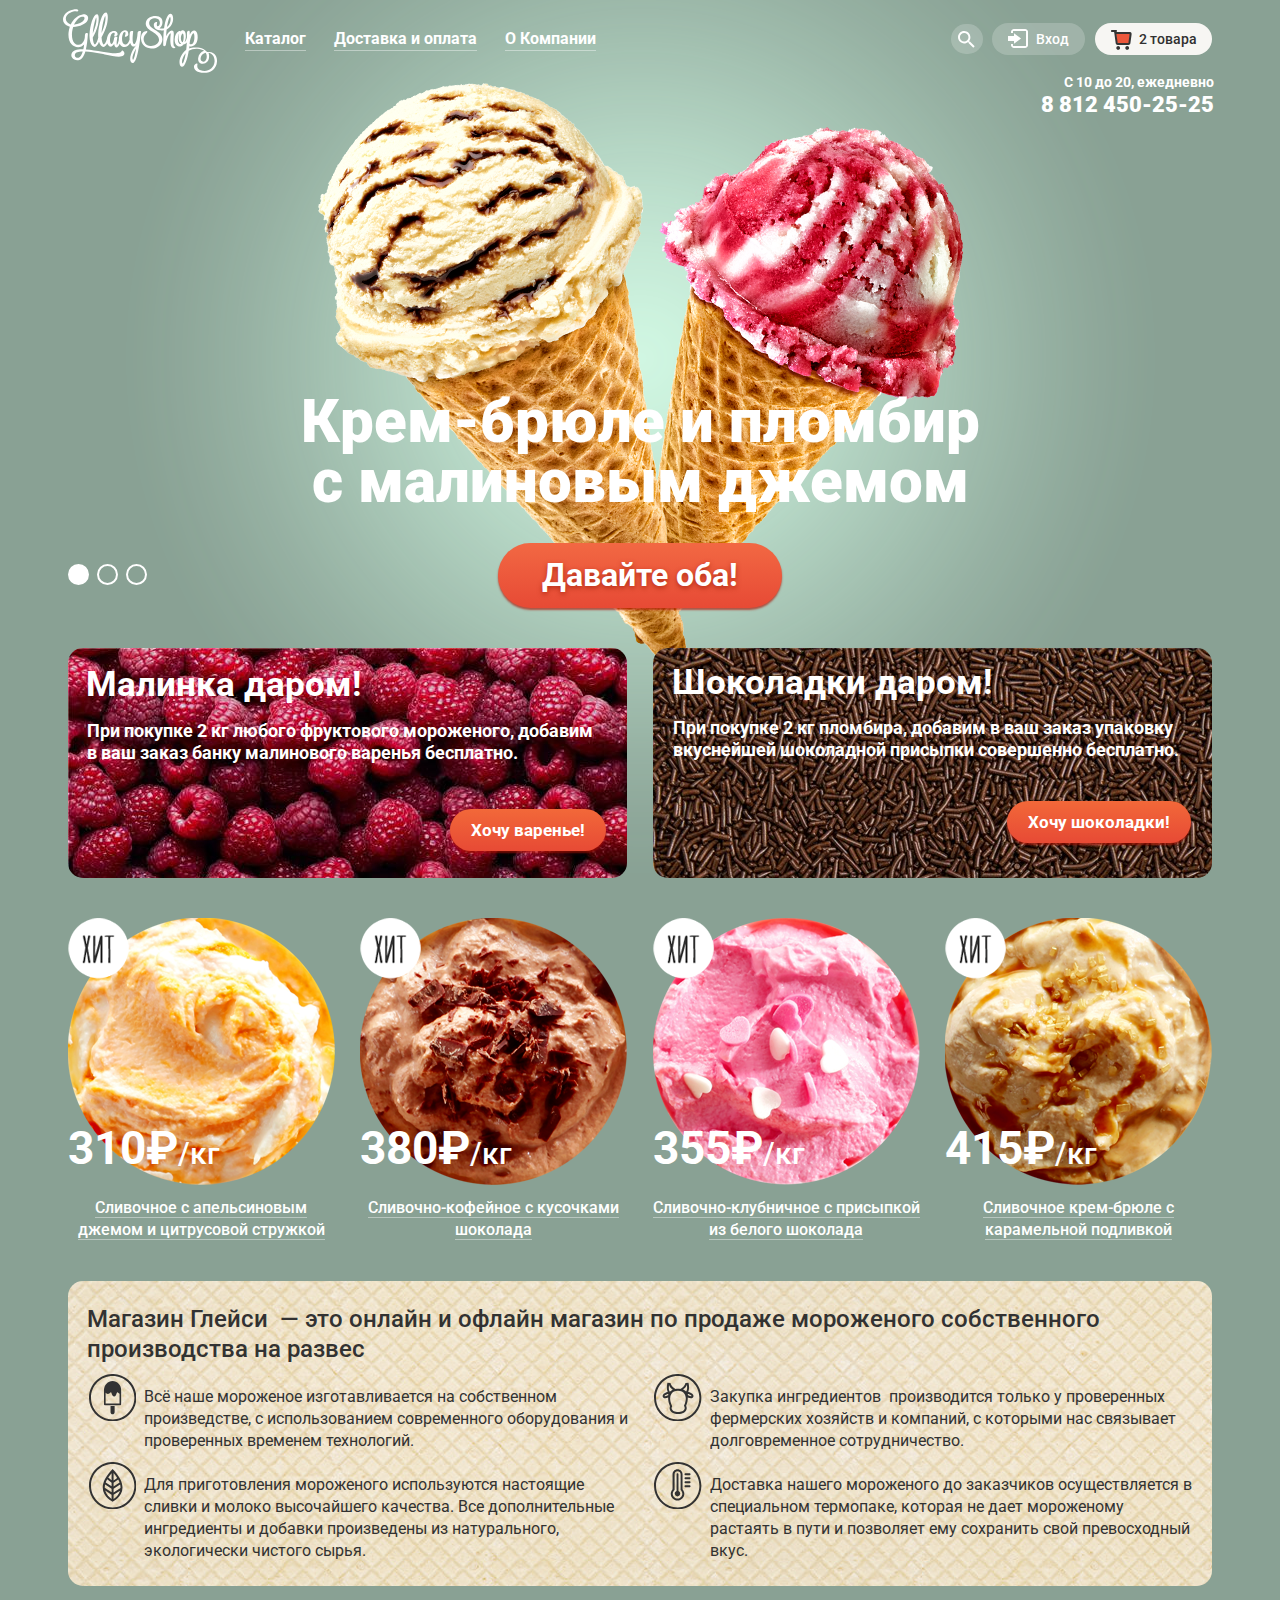
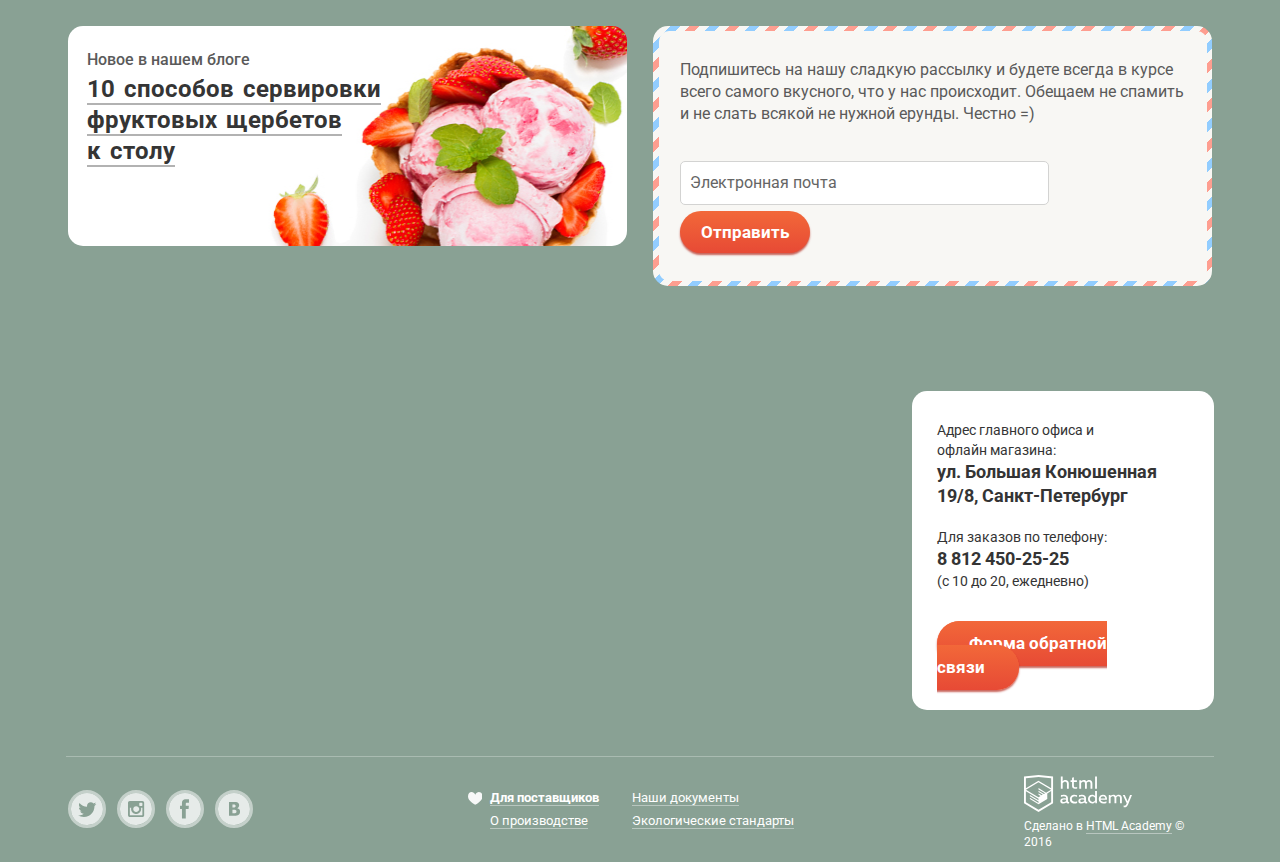
<file: index.html>
<!DOCTYPE html>
<html lang="ru">
  <head>
    <meta charset="utf-8">
    <title>Магазин мороженого Gllacy</title>
    <link href="https://fonts.googleapis.com/css?family=Roboto:400,500,700,900&subset=latin,cyrillic" rel="stylesheet" type="text/css">
    <link href="css/normalize.css" rel="stylesheet">
    <link href="css/style.css" rel="stylesheet">
  </head>
  <body>
    <input type="radio" name="toogle" id="btn1" checked>
    <input type="radio" name="toogle" id="btn2">
    <input type="radio" name="toogle" id="btn3">
   <div class="wrapper">
<!--     <div class="inner-container"> -->
    <header class="main-header clearfix">
      <div class="container clearfix">
        <div class="header-style clearfix">
          <div class="main-logo">
            <a href="index.html">
              <img src="img/logotype-gllacy.svg" width="154" height="64" alt="Gllacy Shop">
            </a>
          </div>
          <nav class="header-menu">
            <ul class="main-menu">
              <li class="active-menu">
                <a href="#">Каталог</a>
                <ul class="submenu">
                  <li class="new">
                    <a href="#">Новинки</a>
                  </li>
                  <li class="creamy"> 
                    <a href="catalog.html">Сливочное</a>
                  </li>
                  <li class="sherbet">
                    <a href="#">Щербет</a>
                  </li>
                  <li class="fruit-ice">
                    <a href="#">Фруктовый лед</a>
                  </li>
                  <li class="melorin">
                    <a href="#">Мелорин</a>
                  </li>
                </ul>
              </li>
              <li>
                <a href="#">Доставка и оплата</a>
              </li>
              <li>
                <a href="#">О Компании</a>
              </li>
            </ul>
          </nav>
          <div class="user-block">
            <a class="search" href="#">
              <svg width="16.687" height="16.688" viewBox="0 0 16.687 16.688">
                <path d="M11.936,10.497 L11.178,10.497 L10.914,10.236 C11.845,9.151 12.411,7.746 12.411,6.206 C12.411,2.782 9.632,0.007 6.205,0.007 C2.777,0.007 -0.001,2.782 -0.001,6.206 C-0.001,9.629 2.777,12.404 6.205,12.404 C7.746,12.404 9.154,11.839 10.239,10.910 L10.502,11.172 L10.502,11.927 L15.275,16.688 L16.698,15.265 L11.936,10.497 ZM6.205,10.497 C3.832,10.497 1.908,8.576 1.908,6.206 C1.908,3.835 3.832,1.914 6.205,1.914 C8.578,1.914 10.501,3.835 10.501,6.206 C10.501,8.576 8.578,10.497 6.205,10.497 Z" fill-rule="evenodd"/>
              </svg>
            </a>
            <div class="search-box">
              <form class="search-form" action="https://echo.htmlacademy.ru" method="get">
                <input class="text-input" type="text" name="looking-for" placeholder="Что ищем?">
              </form>
            </div>
            <a class="login" href="#">
              <svg class="enter-icon" width="20.063" height="19" viewBox="0 0 20.063 19">
                <path d="M17.059,18.986 L6.000,18.986 C4.343,18.986 3.000,17.642 3.000,15.986 L3.000,15.000 L5.000,15.000 L5.000,17.000 L18.000,17.000 L18.000,2.000 L5.000,2.000 L5.000,3.968 L3.000,3.968 L3.000,3.009 C3.000,1.352 4.343,0.008 6.000,0.008 L17.059,0.008 C18.716,0.008 20.059,1.352 20.059,3.009 L20.059,15.986 C20.059,17.642 18.716,18.986 17.059,18.986 ZM6.024,4.158 L13.051,9.458 L6.024,14.757 L6.024,12.015 L-0.005,12.015 L-0.005,6.901 L6.024,6.901 L6.024,4.158 Z" fill-rule="evenodd"/>
              </svg>Вход
            </a>
            <div class="login-box">
              <form class="login-form" action="https://echo.htmlacademy.ru" method="post">
                <input class="text-input" type="text" name="main-login" id="main-login" placeholder="Электронная почта">
                <input class="text-input" type="text" name="password-login" id="password-login" placeholder="Пароль">
                <input class="btn-login small-bth" type="submit" value="Войти">
              </form>
              <div class="login-options">
                <a href="#">Забыли пароль?</a>
                <a href="#">Новая регистрация</a>
              </div>
            </div>
            <a class="cart" href="#">
              <svg class="cart-icon" width="20.63" height="19.719" viewBox="0 0 20.63 19.719">
                <path class="border" d="M20.576,4.429 L19.372,13.341 C19.188,14.263 18.348,14.976 17.490,14.976 L6.610,14.976 C5.751,14.976 4.913,14.263 4.731,13.341 L3.262,3.054 C3.116,2.322 3.105,2.077 3.125,1.999 L1.000,1.999 C0.447,1.999 -0.000,1.552 -0.000,0.999 C-0.000,0.447 0.447,-0.001 1.000,-0.001 L5.000,-0.001 C5.552,-0.001 6.000,0.447 6.000,0.999 C6.000,1.515 5.604,1.925 5.102,1.979 L19.067,1.979 C20.172,1.979 20.840,3.110 20.576,4.429 ZM5.418,3.946 L6.731,12.946 L17.403,12.946 C17.398,12.946 17.399,12.944 17.407,12.933 L18.593,4.145 C18.593,4.145 18.621,3.946 18.624,3.946 L5.418,3.946 ZM7.245,15.956 C8.281,15.956 9.120,16.795 9.120,17.830 C9.120,18.865 8.281,19.704 7.245,19.704 C6.210,19.704 5.371,18.865 5.371,17.830 C5.371,16.795 6.210,15.956 7.245,15.956 ZM16.246,15.956 C17.281,15.956 18.120,16.795 18.120,17.830 C18.120,18.865 17.281,19.704 16.246,19.704 C15.210,19.704 14.371,18.865 14.371,17.830 C14.371,16.795 15.210,15.956 16.246,15.956 Z" fill-rule="evenodd"/>
              </svg>Пусто
            </a>
            <a class="full-cart" href="#">
              <svg class="full-cart-icon" xmlns="http://www.w3.org/2000/svg" width="20.6" height="19.7" viewBox="0 0 20.6 19.7">
                <path class="inside" d="M17.8 13.3l1.3-9.4v-.2H4.9l1.4 9.6h11.5z" fill-rule="evenodd"/>
                <path class="border" d="M20.6 4.4l-1.2 8.9c-.2.9-1 1.6-1.9 1.6H6.6c-.9 0-1.7-.7-1.9-1.6L3.3 3.1c-.2-.8-.2-1-.2-1.1H1c-.6 0-1-.4-1-1s.4-1 1-1h4c.6 0 1 .4 1 1 0 .5-.4.9-.9 1h14c1.1 0 1.7 1.1 1.5 2.4zM5.4 3.9l1.3 9h10.7l1.2-8.8v-.2H5.4zM7.2 16c1 0 1.9.8 1.9 1.9s-.8 1.9-1.9 1.9c-1 0-1.9-.8-1.9-1.9S6.2 16 7.2 16zm9 0c1 0 1.9.8 1.9 1.9s-.8 1.9-1.9 1.9c-1 0-1.9-.8-1.9-1.9s.9-1.9 1.9-1.9z" fill-rule="evenodd"/>
              </svg>2 товара
            </a>
            <div class="cart-box">
              <form class="cart-form" action="https://echo.htmlacademy.ru" method="post">
                <div class="cart-item">
                  <div class="cart-item-info">
                    <span class="delete-icon">
                      <svg width="10.125" height="10.125" viewBox="0 0 10.125 10.125">
                        <path d="M10.130,0.692 L5.760,5.062 L10.121,9.422 L9.414,10.129 L5.053,5.769 L0.702,10.120 L-0.006,9.413 L4.346,5.062 L-0.014,0.701 L0.693,-0.006 L5.053,4.355 L9.423,-0.015 L10.130,0.692 Z" fill-rule=" evenodd"/>
                      </svg>
                    </span>
                    <img src="img/items/cart-item-1.png" width="33" height="33" alt="Пломбир с апельсиновым кремом">
                    <span class="cart-item-name">Пломбир с апельсиновым кремом</span>
                    <span class="calculation">1,5 кг <span class="cart-price">х 200 руб.</span></span>
                    <span class="sum">300 руб.</span>
                  </div>
                  <div class="cart-item-info">
                    <span class="delete-icon">
                      <svg width="10.125" height="10.125" viewBox="0 0 10.125 10.125">
                        <path d="M10.130,0.692 L5.760,5.062 L10.121,9.422 L9.414,10.129 L5.053,5.769 L0.702,10.120 L-0.006,9.413 L4.346,5.062 L-0.014,0.701 L0.693,-0.006 L5.053,4.355 L9.423,-0.015 L10.130,0.692 Z" fill-rule=" evenodd"/>
                      </svg>
                    </span>
                    <img src="img/items/cart-item-2.png" width="33" height="33" alt="Клубничный пломбир с присыпкой из белого шоколада">
                    <span class="cart-item-name">Клубничный пломбир с присыпкой из белого шоколада</span>
                    <span class="calculation">1,5 кг <span class="cart-price">х 300 руб.</span></span>
                    <span class="sum">450 руб.</span>
                  </div>
                </div>
                <div class="total">Итого: 750 руб.</div>
                <input class="btn-cart small-bth" type="submit" value="Оформить заказ">
              </form>
            </div>
          </div>
        </div>
        <p class="timetable">
          С 10 до 20, ежедневно<br>
          <span>8 812 450-25-25</span>
        </p>
      </div>
    </header>
    <main>
      <div class="container clearfix">
        <div class="slider">
          <div class="label-controls">
            <label for="btn1"></label>
            <label for="btn2"></label>
            <label for="btn3"></label>
          </div>
          <div class="slider-content">
            <div class="slide" id="slide1">
              <h1>
                Крем-брюле и пломбир с малиновым джемом
              </h1>
              <a class="big-btn" href="#">Давайте оба!</a>
            </div>
            <div class="slide" id="slide2">
              <h1>
                Шоколадный пломбир и лимонный сорбет
              </h1>
              <a class="big-btn" href="#">Давайте оба!</a>
            </div>
            <div class="slide" id="slide3">
              <h1>
                Пломбир с помадкой и клубничный щербет
              </h1>
              <a class="big-btn" href="#">Давайте оба!</a>
            </div>
          </div>
        </div>
        <section class="promo1">
          <h2>
            Малинка даром!
          </h2>
          <p class="promo1-description">
            При покупке 2 кг любого фруктового мороженого, добавим в ваш заказ банку малинового варенья бесплатно.
          </p>
          <a class="middle-btn" href="#">
            Хочу варенье!
          </a>
        </section>
        <section class="promo2">
          <h2>
            Шоколадки даром!
          </h2>
          <p class="promo2-description">
            При покупке 2 кг пломбира, добавим в ваш заказ упаковку вкуснейшей шоколадной присыпки совершенно бесплатно.
          </p>
          <a class="middle-btn" href="#">
            Хочу шоколадки!
          </a>
        </section>
        <section class="hit-item">
          <article class="item">
            <div class="hit"></div>
            <div class="item-price-img">
              <img src="img/items/catalog-item1.png" width="267" height="267" alt="Сливочное с апельсиновым джемом и цитрусовой стружкой">
              <p class="item-price">
                <b>310₽</b>/кг
              </p>
            </div>
            <div class="item-description">
              <a href="#">
                Сливочное с апельсиновым джемом и цитрусовой стружкой
              </a>
              <a class="middle-btn item-btn" href="#">
                Быстрый просмотр
              </a>
            </div>
          </article>
          <article class="item">
            <div class="hit"></div>
            <div class="item-price-img">
              <img src="img/items/catalog-item2.png" width="267" height="267" alt="Сливочно-клубничное с присыпкой из белого шоколада">
              <p class="item-price">
                <b>380₽</b>/кг
              </p>
            </div>
            <div class="item-description">
              <a href="#">
                Сливочно-кофейное с кусочками шоколада
              </a>
              <a class="middle-btn item-btn" href="#">
                Быстрый просмотр
              </a>
            </div> 
          </article>
          <article class="item">
            <div class="hit"></div>
            <div class="item-price-img">
              <img src="img/items/catalog-item3.png" width="267" height="267" alt="Сливочно-кофейное с кусочками шоколада">
              <p class="item-price">
                <b>355₽</b>/кг
              </p>
            </div>
            <div class="item-description">
              <a href="#">
                Сливочно-клубничное с присыпкой из белого шоколада
              </a>
              <a class="middle-btn item-btn" href="#">
                Быстрый просмотр
              </a>
            </div>
          </article>
          <article class="item">
            <div class="hit"></div>
            <div class="item-price-img">
              <img src="img/items/catalog-item4.png" width="267" height="267" alt="Сливочное крем-брюле с карамельной подливкой">
              <p class="item-price">
                <b>415₽</b>/кг
             </p>
            </div>
            <div class="item-description">
              <a href="#">
                Сливочное крем-брюле с карамельной подливкой
              </a>
              <a class="middle-btn item-btn" href="#">
                Быстрый просмотр
              </a>
            </div>
          </article>
        </section>
        <article class="company-features">
          <h1>
            Магазин Глейси<span class="word-spacing1"> </span>— это онлайн и офлайн магазин по продаже мороженого собственного производства на развес
          </h1>
          <p class="company-feature">
            <svg width="47.375" height="47.38" viewBox="0 0 47.375 47.38">
              <path d="M23.687,47.392 C10.597,47.392 -0.014,36.779 -0.014,23.689 C-0.014,10.599 10.597,-0.012 23.687,-0.012 C36.776,-0.012 47.389,10.599 47.389,23.689 C47.389,36.779 36.776,47.392 23.687,47.392 ZM23.687,1.988 C11.721,1.988 1.986,11.723 1.986,23.689 C1.986,35.656 11.721,45.391 23.687,45.391 C35.653,45.391 45.389,35.656 45.389,23.689 C45.389,11.723 35.653,1.988 23.687,1.988 ZM31.344,31.189 L15.812,31.189 C15.365,31.189 15.002,30.827 15.002,30.380 L15.002,15.701 C15.002,13.410 15.894,11.256 17.514,9.637 C19.134,8.017 21.287,7.125 23.578,7.125 C25.868,7.125 28.022,8.017 29.641,9.637 C31.261,11.256 32.153,13.410 32.153,15.701 L32.153,30.380 C32.153,30.827 31.791,31.189 31.344,31.189 ZM30.535,19.839 C29.901,19.625 29.503,19.183 29.190,18.835 C28.820,18.425 28.639,18.242 28.244,18.240 C28.221,18.253 28.107,18.332 27.935,18.667 C27.762,19.003 27.602,19.455 27.447,19.893 C27.243,20.468 27.032,21.062 26.750,21.541 C26.325,22.259 25.781,22.623 25.131,22.623 C24.481,22.623 23.936,22.259 23.512,21.541 C23.229,21.062 23.019,20.468 22.815,19.893 C22.660,19.455 22.500,19.003 22.327,18.667 C22.154,18.333 22.042,18.253 22.018,18.240 C21.623,18.242 21.442,18.425 21.073,18.835 C20.643,19.312 20.055,19.966 18.918,19.966 C17.781,19.966 17.193,19.312 16.763,18.835 C16.712,18.778 16.665,18.726 16.621,18.679 L16.621,29.571 L30.535,29.571 L30.535,19.839 ZM25.627,38.151 C25.627,39.283 24.710,40.200 23.578,40.200 C22.446,40.200 21.529,39.283 21.529,38.151 L21.529,31.987 L25.627,31.987 L25.627,38.151 Z" fill-rule="evenodd"/>
            </svg>Всё наше мороженое изготавливается на собственном произведстве, с использованием современного оборудования и проверенных временем технологий.
          </p>
          <p class="company-feature">
            <svg width="47.406" height="47.38" viewBox="0 0 47.406 47.38">
              <path d="M39.109,23.187 C38.850,23.577 38.230,24.234 36.982,24.234 C36.092,24.234 34.781,23.854 33.726,23.394 C33.955,25.915 33.453,28.786 32.150,31.737 C32.622,32.691 32.822,33.737 32.667,34.816 C32.179,38.202 28.384,40.055 24.143,40.055 C19.901,40.055 16.125,38.202 15.663,34.816 C15.539,33.909 15.667,33.024 15.993,32.199 C14.550,29.118 13.981,26.108 14.207,23.474 C13.188,23.897 11.979,24.234 11.142,24.234 C9.894,24.234 9.274,23.577 9.015,23.187 C8.588,22.541 8.530,21.735 8.853,20.973 C9.665,19.061 12.446,18.230 13.603,17.961 L13.699,17.939 C12.300,15.038 12.976,10.338 13.502,8.748 L16.559,9.001 C16.615,10.005 17.325,11.882 19.995,14.011 L21.580,15.103 C22.330,14.962 23.117,14.866 23.977,14.866 C24.795,14.866 25.547,14.955 26.266,15.083 L27.958,13.918 C30.628,11.789 31.337,9.911 31.393,8.908 L34.451,8.654 C34.979,10.253 35.658,14.996 34.227,17.893 L34.521,17.961 C35.678,18.230 38.458,19.061 39.271,20.973 C39.594,21.735 39.536,22.541 39.109,23.187 ZM14.040,19.910 C14.040,19.910 11.181,20.573 10.678,21.755 C10.176,22.938 13.833,21.624 14.513,21.063 C14.187,20.589 14.158,20.472 14.040,19.910 ZM17.337,19.978 C15.585,22.733 15.759,26.985 17.804,31.351 L18.171,32.132 L17.853,32.935 C17.642,33.469 17.572,34.012 17.645,34.546 C17.974,36.957 21.244,38.055 24.143,38.055 C27.050,38.055 30.339,36.952 30.688,34.531 C30.779,33.894 30.669,33.252 30.358,32.626 L29.942,31.786 L30.320,30.929 C32.198,26.678 32.290,22.558 30.564,19.910 C29.267,17.918 26.989,16.866 23.977,16.866 C20.927,16.866 18.631,17.942 17.337,19.978 ZM37.430,21.755 C36.927,20.572 34.069,19.909 34.069,19.909 C33.951,20.471 33.920,20.589 33.595,21.062 C34.276,21.624 37.933,22.937 37.430,21.755 ZM18.860,15.658 C18.860,15.658 15.265,13.181 15.125,10.643 C14.721,12.818 14.541,16.256 15.830,17.626 C16.474,17.303 17.490,16.221 18.860,15.658 ZM29.092,15.564 C29.092,15.564 32.687,13.088 32.828,10.549 C33.231,12.724 33.412,16.163 32.123,17.532 C31.478,17.209 30.463,16.127 29.092,15.564 ZM23.714,-0.012 C36.803,-0.012 47.416,10.599 47.416,23.689 C47.416,36.779 36.803,47.392 23.714,47.392 C10.624,47.392 0.013,36.779 0.013,23.689 C0.013,10.599 10.624,-0.012 23.714,-0.012 ZM23.714,45.391 C11.748,45.391 2.013,35.656 2.013,23.689 C2.013,11.723 11.748,1.988 23.714,1.988 C35.680,1.988 45.416,11.723 45.416,23.689 C45.416,35.656 35.680,45.391 23.714,45.391 Z" fill-rule="evenodd"/>
            </svg>Закупка ингрeдиентов<span class="word-spacing2"> производится</span> только у проверенных фермерских хозяйств и компаний, с которыми нас связывает долговременное сотрудничество.
          </p>
          <p class="company-feature">
            <svg width="47.375" height="47.38" viewBox="0 0 47.375 47.38">
              <path d="M23.687,47.391 C10.597,47.391 -0.014,36.779 -0.014,23.689 C-0.014,10.599 10.597,-0.012 23.687,-0.012 C36.776,-0.012 47.389,10.599 47.389,23.689 C47.389,36.779 36.776,47.391 23.687,47.391 ZM23.687,1.988 C11.721,1.988 1.986,11.723 1.986,23.689 C1.986,35.656 11.721,45.391 23.687,45.391 C35.653,45.391 45.389,35.656 45.389,23.689 C45.389,11.723 35.653,1.988 23.687,1.988 ZM23.625,39.815 C23.625,39.815 1.385,29.627 23.625,7.065 C45.865,29.627 23.625,39.815 23.625,39.815 ZM22.583,11.167 C21.278,12.674 20.157,14.148 19.227,15.586 L22.583,18.214 L22.583,11.167 ZM22.583,20.666 L18.183,17.287 C17.571,18.392 17.100,19.469 16.719,20.527 L22.583,24.302 L22.583,20.666 ZM22.583,26.681 L16.131,22.527 C15.876,23.650 15.728,24.752 15.750,25.818 L22.583,30.302 L22.583,26.681 ZM22.583,32.681 L16.166,28.550 C17.272,32.693 20.483,35.476 22.583,36.886 L22.583,32.681 ZM24.583,11.070 L24.583,18.486 L28.213,15.888 C27.225,14.324 26.015,12.718 24.583,11.070 ZM29.227,17.607 L24.604,20.790 L24.583,24.470 L30.564,20.620 C30.215,19.635 29.777,18.632 29.227,17.607 ZM31.140,22.627 L24.604,26.789 L24.583,30.470 L31.477,26.062 C31.523,24.950 31.399,23.803 31.140,22.627 ZM24.604,32.789 L24.583,36.954 C26.654,35.587 29.888,32.837 31.047,28.688 L24.604,32.789 Z" fill-rule="evenodd"/>
            </svg>Для приготовления мороженого используются настоящие сливки и молоко высочайшего качества. Все дополнительные ингрeдиенты и добавки произведены из натурального, экологически чистого сырья.
          </p>
          <p class="company-feature">
            <svg width="47.406" height="47.38" viewBox="0 0 47.406 47.38">
              <path d="M23.714,47.391 C10.624,47.391 0.013,36.779 0.013,23.689 C0.013,10.599 10.624,-0.012 23.714,-0.012 C36.803,-0.012 47.416,10.599 47.416,23.689 C47.416,36.779 36.803,47.391 23.714,47.391 ZM23.714,1.988 C11.748,1.988 2.013,11.723 2.013,23.689 C2.013,35.656 11.748,45.391 23.714,45.391 C35.680,45.391 45.416,35.656 45.416,23.689 C45.416,11.723 35.680,1.988 23.714,1.988 ZM35.531,25.189 L31.531,25.189 C30.979,25.189 30.531,24.742 30.531,24.189 C30.531,23.637 30.979,23.189 31.531,23.189 L35.531,23.189 C36.083,23.189 36.531,23.637 36.531,24.189 C36.531,24.742 36.083,25.189 35.531,25.189 ZM35.531,21.189 L31.531,21.189 C30.979,21.189 30.531,20.742 30.531,20.189 C30.531,19.637 30.979,19.189 31.531,19.189 L35.531,19.189 C36.083,19.189 36.531,19.637 36.531,20.189 C36.531,20.742 36.083,21.189 35.531,21.189 ZM35.531,17.189 L31.531,17.189 C30.979,17.189 30.531,16.742 30.531,16.189 C30.531,15.637 30.979,15.189 31.531,15.189 L35.531,15.189 C36.083,15.189 36.531,15.637 36.531,16.189 C36.531,16.742 36.083,17.189 35.531,17.189 ZM35.531,13.189 L31.531,13.189 C30.979,13.189 30.531,12.742 30.531,12.189 C30.531,11.637 30.979,11.189 31.531,11.189 L35.531,11.189 C36.083,11.189 36.531,11.637 36.531,12.189 C36.531,12.742 36.083,13.189 35.531,13.189 ZM23.554,38.523 C19.804,38.523 16.731,35.484 16.731,31.749 C16.731,30.131 17.553,28.467 18.553,27.146 L18.553,12.305 C18.553,9.576 20.797,7.356 23.553,7.356 C26.310,7.356 28.553,9.576 28.553,12.305 L28.553,27.215 C29.553,28.500 30.331,30.109 30.331,31.749 C30.331,35.484 27.303,38.523 23.554,38.523 ZM26.599,28.034 L26.599,12.305 C26.599,10.679 25.225,9.356 23.599,9.356 C21.973,9.356 20.599,10.679 20.599,12.305 L20.599,27.970 C19.599,28.854 18.754,30.241 18.754,31.749 C18.754,34.382 20.922,36.523 23.554,36.523 C26.187,36.523 28.353,34.382 28.353,31.749 C28.353,30.269 27.599,28.922 26.599,28.034 ZM23.486,34.382 C21.954,34.382 20.712,33.140 20.712,31.608 C20.712,30.393 21.498,29.372 22.585,28.997 L22.585,12.165 C22.585,11.641 23.010,11.216 23.534,11.216 C24.058,11.216 24.483,11.641 24.483,12.165 L24.483,29.026 C25.521,29.428 26.260,30.429 26.260,31.608 C26.260,33.140 25.018,34.382 23.486,34.382 Z" fill-rule="evenodd"/>
            </svg>Доставка нашего мороженого до заказчиков осуществляется в специальном термопаке, которая не дает мороженому растаять в пути и позволяет ему сохранить свой превосходный вкус.
          </p>
        </article>
        <section class="blog">
          <p>Новое в нашем блоге</p>
          <a href="#">10 способов сервировки<br>
            фруктовых щербетов<br>
            к столу
          </a>
        </section>
        <section class="subscribe">
          <div class="subscribe-wrapper">
            <p>
              Подпишитесь на нашу сладкую рассылку и будете всегда в курсе всего самого вкусного, что у нас происходит. Обещаем не спамить и не слать всякой не нужной ерунды. Честно =)
            </p>
            <form class="subscribe-form clearfix" method="post" action="https://echo.htmlacademy.ru/">
              <input class="text-input" type="text" name="e-mail" placeholder="Электронная почта">
              <input class="middle-btn btn-subscribe" type="submit" value="Отправить">
            </form>
          </div>
        </section>
      </div>
      <section class="address" id="yandex-map">
        <div class="address-wrapper">
          <div class="address-description">
            <p>
              Адрес главного офиса и<br>
              офлайн магазина:<br>
              <strong>ул. Большая Конюшенная 19/8, Санкт-Петербург</strong>
            </p>
            <p>
              Для заказов по телефону:<br>
              <strong>8 812 450-25-25</strong><br>
              (с 10 до 20, ежедневно)
            </p>
            <a class="middle-btn feedback-btn" href="#">
              Форма обратной связи
            </a>
          </div>
        </div>
      </section>
    </main>
    <footer class="container clearfix">
      <section class="footer-smm index-footer-smm">
        <a class="smm-btn smm-btn-twit" href="#">
          <svg viewBox="0 0 31.375 31.41">
            <path d="M15.677,31.389 C7.011,31.389 -0.015,24.363 -0.015,15.697 C-0.015,7.031 7.011,0.005 15.677,0.005 C24.343,0.005 31.369,7.031 31.369,15.697 C31.369,24.363 24.343,31.389 15.677,31.389 ZM24.324,9.374 C23.620,9.792 22.841,10.094 22.011,10.258 C21.347,9.550 20.400,9.108 19.353,9.108 C17.341,9.108 15.710,10.739 15.710,12.750 C15.710,13.035 15.743,13.313 15.805,13.580 C12.778,13.428 10.094,11.978 8.297,9.774 C7.984,10.312 7.804,10.938 7.804,11.606 C7.804,12.869 8.447,13.984 9.425,14.637 C8.827,14.618 8.266,14.454 7.775,14.182 C7.774,14.197 7.774,14.212 7.774,14.227 C7.774,15.992 9.030,17.464 10.696,17.799 C10.391,17.882 10.069,17.926 9.737,17.926 C9.502,17.926 9.274,17.904 9.051,17.861 C9.515,19.308 10.860,20.361 12.454,20.390 C11.207,21.368 9.637,21.950 7.930,21.950 C7.636,21.950 7.346,21.933 7.061,21.899 C8.673,22.932 10.588,23.535 12.645,23.535 C19.344,23.535 23.008,17.985 23.008,13.172 C23.008,13.014 23.004,12.857 22.997,12.701 C23.709,12.187 24.326,11.546 24.815,10.816 C24.161,11.105 23.460,11.301 22.723,11.389 C23.475,10.938 24.052,10.224 24.324,9.374 Z" fill-rule="evenodd"/>
          </svg>
        </a>
        <a class="smm-btn smm-btn-insta" href="#">
          <svg viewBox="0 0 31.376 31.41">
            <path d="M15.677,31.391 C7.011,31.391 -0.014,24.366 -0.014,15.699 C-0.014,7.033 7.011,0.008 15.677,0.008 C24.343,0.008 31.369,7.033 31.369,15.699 C31.369,24.366 24.343,31.391 15.677,31.391 ZM23.694,9.562 C23.694,8.599 22.912,7.817 21.949,7.817 L9.621,7.817 C8.658,7.817 7.876,8.599 7.876,9.562 L7.876,21.873 C7.876,22.837 8.657,23.618 9.621,23.618 L21.949,23.618 C22.912,23.618 23.694,22.837 23.694,21.873 L23.694,9.562 ZM21.372,12.683 L19.508,12.683 C19.170,12.683 18.896,12.409 18.896,12.071 L18.896,10.207 C18.896,9.869 19.170,9.596 19.508,9.596 L21.372,9.596 C21.710,9.596 21.984,9.869 21.984,10.207 L21.984,12.071 C21.984,12.409 21.710,12.683 21.372,12.683 ZM15.810,18.589 C14.242,18.589 12.972,17.318 12.972,15.750 C12.972,14.182 14.242,12.912 15.810,12.912 C17.378,12.912 18.876,14.056 18.876,15.750 C18.876,17.444 17.378,18.589 15.810,18.589 ZM15.809,20.676 C18.527,20.676 20.731,18.473 20.731,15.755 C20.731,15.328 20.676,14.912 20.574,14.517 C21.457,14.519 21.953,14.517 21.953,14.517 L21.953,21.302 C21.953,21.640 21.679,21.914 21.342,21.914 L10.277,21.914 C9.939,21.914 9.665,21.640 9.665,21.302 L9.665,14.517 C9.665,14.517 9.945,14.517 11.045,14.517 C10.942,14.913 10.888,15.328 10.888,15.755 C10.888,18.473 13.091,20.676 15.809,20.676 Z" fill-rule="evenodd"/>
          </svg>
        </a>
        <a class="smm-btn smm-btn-fb" href="#">
          <svg viewBox="0 0 31.375 31.41">
            <path d="M15.677,31.391 C7.010,31.391 -0.015,24.366 -0.015,15.699 C-0.015,7.033 7.010,0.008 15.677,0.008 C24.343,0.008 31.368,7.033 31.368,15.699 C31.368,24.366 24.343,31.391 15.677,31.391 ZM19.586,6.076 L16.794,6.076 C13.500,6.076 12.712,7.622 12.712,10.418 L12.712,12.617 L10.823,12.617 L10.823,15.706 L12.712,15.706 L12.712,24.997 L16.450,24.997 L16.450,15.706 L19.193,15.706 L19.478,12.617 L16.450,12.617 L16.455,10.761 C16.455,9.867 16.540,9.505 17.822,9.505 L19.586,9.505 L19.586,6.076 Z" fill-rule="evenodd"/>
          </svg>
        </a>
        <a class="smm-btn smm-btn-vk" href="#">
          <svg viewBox="0 0 31.375 31.41">
            <path d="M15.677,31.391 C7.010,31.391 -0.015,24.366 -0.015,15.699 C-0.015,7.033 7.010,0.008 15.677,0.008 C24.343,0.008 31.368,7.033 31.368,15.699 C31.368,24.366 24.343,31.391 15.677,31.391 ZM20.887,16.057 C20.383,15.511 19.709,15.152 18.871,14.975 L18.871,14.903 C19.454,14.657 19.912,14.277 20.242,13.759 C20.575,13.242 20.741,12.653 20.741,11.989 C20.741,11.415 20.619,10.910 20.379,10.471 C20.139,10.035 19.774,9.682 19.288,9.420 C18.839,9.177 18.356,9.018 17.842,8.944 C17.328,8.865 16.570,8.828 15.573,8.828 L10.769,8.828 L10.769,22.425 L16.211,22.425 C17.156,22.425 17.932,22.340 18.543,22.169 C19.157,21.997 19.719,21.713 20.229,21.312 C20.663,20.975 21.005,20.555 21.261,20.044 C21.517,19.531 21.644,18.937 21.644,18.260 C21.644,17.337 21.392,16.603 20.887,16.057 ZM17.234,19.666 C16.882,19.819 16.533,19.899 16.193,19.912 C15.853,19.925 15.239,19.931 14.351,19.931 L14.167,19.931 L14.167,16.527 L14.797,16.527 C15.404,16.527 15.891,16.530 16.253,16.540 C16.614,16.548 16.900,16.592 17.106,16.674 C17.446,16.795 17.702,16.973 17.873,17.213 C18.045,17.449 18.128,17.777 18.128,18.197 C18.128,18.525 18.057,18.819 17.914,19.077 C17.770,19.336 17.546,19.531 17.234,19.666 ZM16.552,13.990 C16.302,14.105 16.059,14.168 15.825,14.180 C15.591,14.193 15.180,14.199 14.597,14.199 L14.167,14.199 L14.167,11.322 L14.404,11.322 C15.012,11.322 15.470,11.325 15.778,11.334 C16.087,11.344 16.352,11.397 16.576,11.496 C16.817,11.599 16.991,11.768 17.103,11.998 C17.215,12.229 17.272,12.454 17.272,12.675 C17.272,12.970 17.218,13.233 17.115,13.461 C17.013,13.684 16.823,13.862 16.552,13.990 Z" fill-rule="evenodd"/>
          </svg>
        </a>
      </section>
      <section class="partner-menu index-partner-menu">
        <div class="partner-menu-left">
          <svg width="14.562" height="12.66" viewBox="0 0 14.562 12.66">
              <path d="M7.300,12.653 L7.300,12.672 C7.300,12.672 7.284,12.664 7.281,12.663 C7.278,12.664 7.262,12.672 7.262,12.672 L7.262,12.653 C6.862,12.451 0.015,8.937 0.015,4.448 C0.015,-0.653 5.452,-1.475 7.281,2.684 C9.109,-1.475 14.547,-0.653 14.547,4.448 C14.547,8.937 7.700,12.451 7.300,12.653 Z" fill-rule="evenodd"/>
            </svg>
          <a class="special" href="#">Для поставщиков</a>
          <a href="#">О производстве</a>
        </div>
        <div class="partner-menu-right">   
          <a href="#">Наши документы</a>
          <a href="#">Экологические стандарты</a>
        </div>
      </section>
      <section class="footer-copyright index-footer-copyright">
        <a href="https://htmlacademy.ru/">
          <img src="img/logotype-academy.svg" alt="HTML Academy">
        </a>
        <p>
          Сделано в <a class="copyright-link" href="https://htmlacademy.ru">HTML Academy</a> © 2016
        </p>
      </section>
    </footer>
    <div class="feedback-box">
      <button class="feedback-box-close" type="button" title="Закрыть"></button>
      <h2 class="feedback-box-title">
        Мы обязательно Вам ответим!
      </h2>
      <form class="feedback-form" action="https://echo.htmlacademy.ru" method="post">
        <input class="text-input" type="text" name="feedback-name" id="feedback-name" placeholder="Как Вас зовут?">
        <input class="text-input" type="text" name="feedback-mail" id="feedback-mail" placeholder="Ваша почта для ответа?">
        <textarea class="text-input textarea-form" type="text" name="feedback-textarea" id="feedback-textarea" cols="" rows="" placeholder="Напишите что-нибудь..."></textarea>
        <input class="btn-feedback middle-btn" type="submit" value="Отправить">
      </form>
    </div>
    <div class="feedback-box-overlay"></div>
   </div>
   <script src="js/script.js"></script>
   <script type="text/javascript" charset="utf-8" src="https://api-maps.yandex.ru/services/constructor/1.0/js/?sid=TphhTehRCOB-ZjmdBwf4IXNQXYxcJxXI&width=100%&height=453&lang=ru_RU&id=yandex-map&sourceType=constructor"></script>
  </body>
</html>
</file>
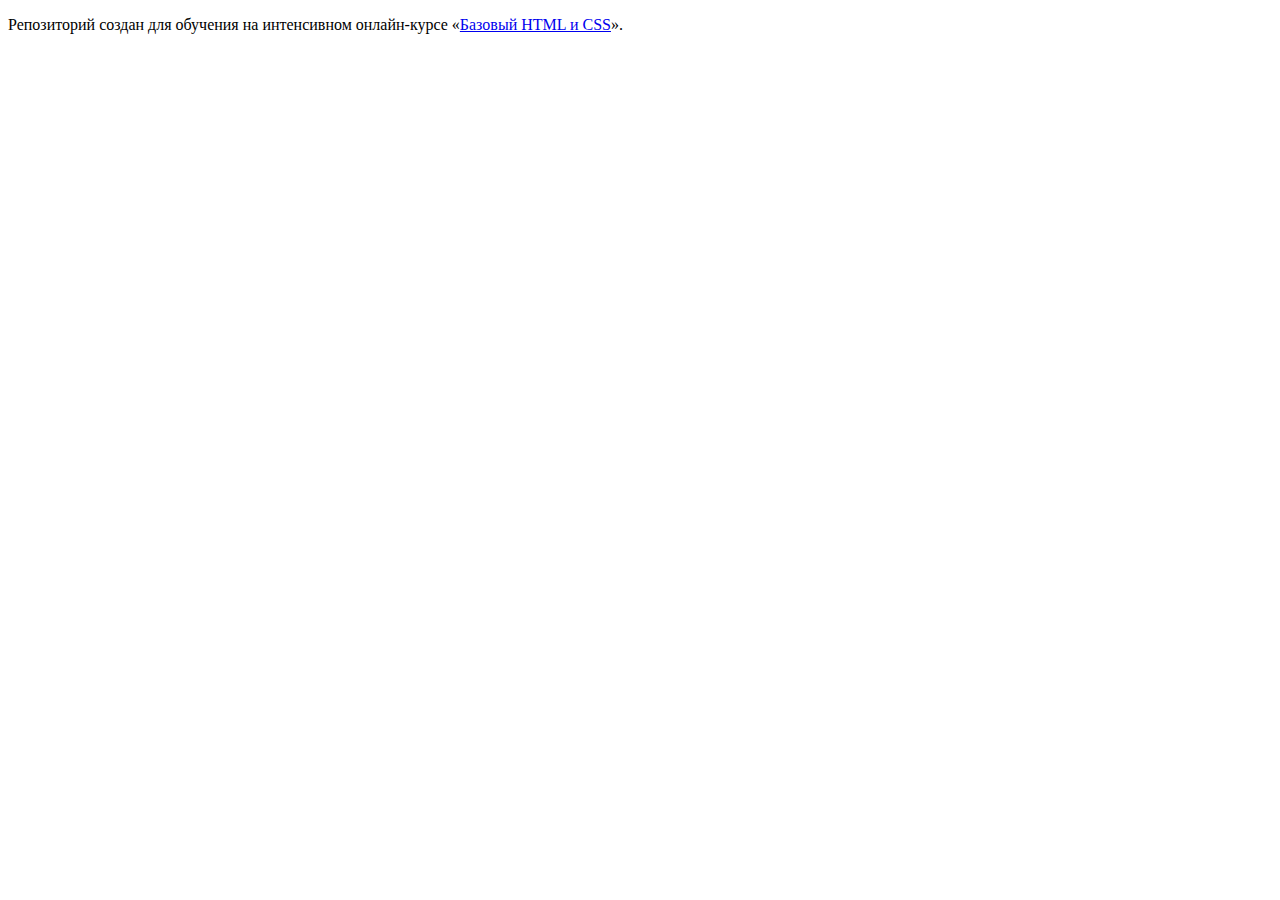
<file: master/index.html>
<!DOCTYPE html>
<html lang="ru">
  <head>
    <meta charset="utf-8">
    <title>HTML Academy: Глейси</title>
    <base href="https://htmlacademy-htmlcss.github.io/148906-gllacy/master/">
</head>
  <body>

    <p>Репозиторий создан для обучения на интенсивном онлайн‑курсе «<a href="https://htmlacademy.ru/intensive">Базовый HTML и CSS</a>».</p>

  </body>
</html>
</file>
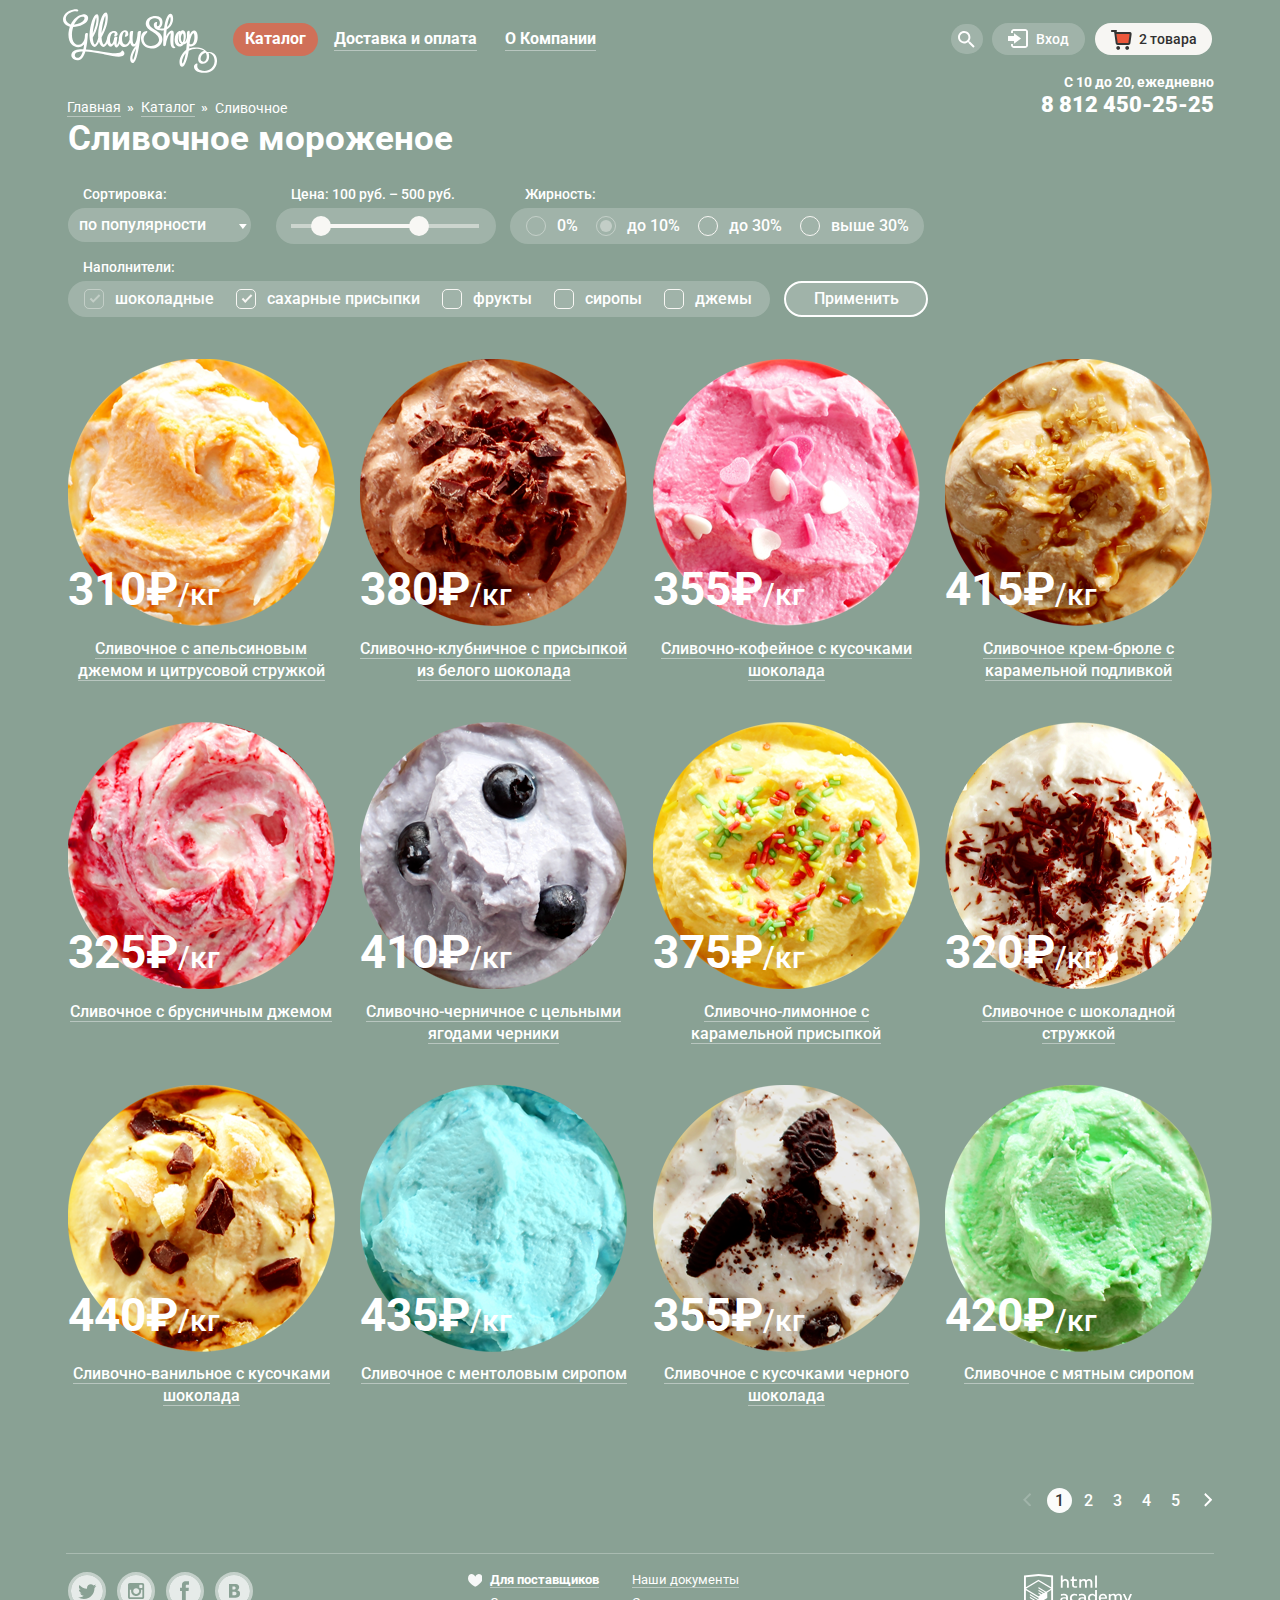
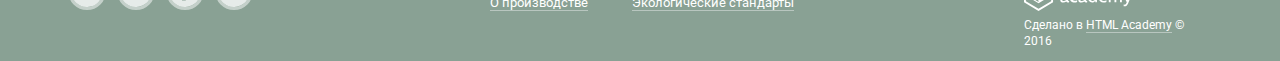
<file: catalog.html>
<!DOCTYPE html>
<html lang="ru">
  <head>
    <meta charset="utf-8">
    <title>Каталог мороженого Gllacy</title>
    <link href="https://fonts.googleapis.com/css?family=Roboto:400,500,700,900&subset=latin,cyrillic" rel="stylesheet" type="text/css">
    <link href="css/normalize.css" rel="stylesheet">
    <link href="css/style.css" rel="stylesheet">
  </head>
  <body>
   <div class="wrapper">
    <header class="main-header clearfix">
      <div class="container clearfix">
        <div class="header-style clearfix">
          <div class="main-logo">
            <a href="index.html">
              <img src="img/logotype-gllacy.svg" width="154" height="64" alt="Gllacy Shop">
            </a>
          </div>
          <nav class="header-menu">
            <ul class="main-menu">
              <li class="active-menu">
                <a class="active-link" href="#">Каталог</a>
                <ul class="submenu">
                  <li class="new">
                    <a href="#">Новинки</a>
                  </li>
                  <li class="creamy"> 
                    <a class="active-submenu" href="catalog.html">Сливочное</a>
                  </li>
                  <li class="sherbet">
                    <a href="#">Щербет</a>
                  </li>
                  <li class="fruit-ice">
                    <a href="#">Фруктовый лед</a>
                  </li>
                  <li class="melorin">
                    <a href="#">Мелорин</a>
                  </li>
                </ul>
              </li>
              <li>
                <a href="#">Доставка и оплата</a>
              </li>
              <li>
                <a href="#">О Компании</a>
              </li>
            </ul>
          </nav>
           <div class="user-block">
            <a class="search" href="#">
              <svg width="16.687" height="16.688" viewBox="0 0 16.687 16.688">
                <path d="M11.936,10.497 L11.178,10.497 L10.914,10.236 C11.845,9.151 12.411,7.746 12.411,6.206 C12.411,2.782 9.632,0.007 6.205,0.007 C2.777,0.007 -0.001,2.782 -0.001,6.206 C-0.001,9.629 2.777,12.404 6.205,12.404 C7.746,12.404 9.154,11.839 10.239,10.910 L10.502,11.172 L10.502,11.927 L15.275,16.688 L16.698,15.265 L11.936,10.497 ZM6.205,10.497 C3.832,10.497 1.908,8.576 1.908,6.206 C1.908,3.835 3.832,1.914 6.205,1.914 C8.578,1.914 10.501,3.835 10.501,6.206 C10.501,8.576 8.578,10.497 6.205,10.497 Z" fill-rule="evenodd"/>
              </svg>
            </a>
            <div class="search-box">
              <form class="search-form" action="https://echo.htmlacademy.ru" method="get">
                <input class="text-input" type="text" name="looking-for" placeholder="Что ищем?">
              </form>
            </div>
            <a class="login" href="#">
              <svg class="enter-icon" width="20.063" height="19" viewBox="0 0 20.063 19">
                <path d="M17.059,18.986 L6.000,18.986 C4.343,18.986 3.000,17.642 3.000,15.986 L3.000,15.000 L5.000,15.000 L5.000,17.000 L18.000,17.000 L18.000,2.000 L5.000,2.000 L5.000,3.968 L3.000,3.968 L3.000,3.009 C3.000,1.352 4.343,0.008 6.000,0.008 L17.059,0.008 C18.716,0.008 20.059,1.352 20.059,3.009 L20.059,15.986 C20.059,17.642 18.716,18.986 17.059,18.986 ZM6.024,4.158 L13.051,9.458 L6.024,14.757 L6.024,12.015 L-0.005,12.015 L-0.005,6.901 L6.024,6.901 L6.024,4.158 Z" fill-rule="evenodd"/>
              </svg>Вход
            </a>
            <div class="login-box">
              <form class="login-form" action="https://echo.htmlacademy.ru" method="post">
                <input class="text-input" type="text" name="main-login" id="main-login" placeholder="Электронная почта">
                <input class="text-input" type="text" name="password-login" id="password-login" placeholder="Пароль">
                <input class="btn-login small-bth" type="submit" value="Войти">
              </form>
              <div class="login-options">
                <a href="#">Забыли пароль?</a>
                <a href="#">Новая регистрация</a>
              </div>
            </div>
            <a class="cart" href="#">
              <svg class="cart-icon" width="20.63" height="19.719" viewBox="0 0 20.63 19.719">
                <path class="border" d="M20.576,4.429 L19.372,13.341 C19.188,14.263 18.348,14.976 17.490,14.976 L6.610,14.976 C5.751,14.976 4.913,14.263 4.731,13.341 L3.262,3.054 C3.116,2.322 3.105,2.077 3.125,1.999 L1.000,1.999 C0.447,1.999 -0.000,1.552 -0.000,0.999 C-0.000,0.447 0.447,-0.001 1.000,-0.001 L5.000,-0.001 C5.552,-0.001 6.000,0.447 6.000,0.999 C6.000,1.515 5.604,1.925 5.102,1.979 L19.067,1.979 C20.172,1.979 20.840,3.110 20.576,4.429 ZM5.418,3.946 L6.731,12.946 L17.403,12.946 C17.398,12.946 17.399,12.944 17.407,12.933 L18.593,4.145 C18.593,4.145 18.621,3.946 18.624,3.946 L5.418,3.946 ZM7.245,15.956 C8.281,15.956 9.120,16.795 9.120,17.830 C9.120,18.865 8.281,19.704 7.245,19.704 C6.210,19.704 5.371,18.865 5.371,17.830 C5.371,16.795 6.210,15.956 7.245,15.956 ZM16.246,15.956 C17.281,15.956 18.120,16.795 18.120,17.830 C18.120,18.865 17.281,19.704 16.246,19.704 C15.210,19.704 14.371,18.865 14.371,17.830 C14.371,16.795 15.210,15.956 16.246,15.956 Z" fill-rule="evenodd"/>
              </svg>Пусто
            </a>
            <a class="full-cart" href="#">
              <svg class="full-cart-icon" xmlns="http://www.w3.org/2000/svg" width="20.6" height="19.7" viewBox="0 0 20.6 19.7">
                <path class="inside" d="M17.8 13.3l1.3-9.4v-.2H4.9l1.4 9.6h11.5z" fill-rule="evenodd"/>
                <path class="border" d="M20.6 4.4l-1.2 8.9c-.2.9-1 1.6-1.9 1.6H6.6c-.9 0-1.7-.7-1.9-1.6L3.3 3.1c-.2-.8-.2-1-.2-1.1H1c-.6 0-1-.4-1-1s.4-1 1-1h4c.6 0 1 .4 1 1 0 .5-.4.9-.9 1h14c1.1 0 1.7 1.1 1.5 2.4zM5.4 3.9l1.3 9h10.7l1.2-8.8v-.2H5.4zM7.2 16c1 0 1.9.8 1.9 1.9s-.8 1.9-1.9 1.9c-1 0-1.9-.8-1.9-1.9S6.2 16 7.2 16zm9 0c1 0 1.9.8 1.9 1.9s-.8 1.9-1.9 1.9c-1 0-1.9-.8-1.9-1.9s.9-1.9 1.9-1.9z" fill-rule="evenodd"/>
              </svg>2 товара
            </a>
            <div class="cart-box">
              <form class="cart-form" action="https://echo.htmlacademy.ru" method="post">
                <div class="cart-item">
                  <div class="cart-item-info">
                    <span class="delete-icon">
                      <svg width="10.125" height="10.125" viewBox="0 0 10.125 10.125">
                        <path d="M10.130,0.692 L5.760,5.062 L10.121,9.422 L9.414,10.129 L5.053,5.769 L0.702,10.120 L-0.006,9.413 L4.346,5.062 L-0.014,0.701 L0.693,-0.006 L5.053,4.355 L9.423,-0.015 L10.130,0.692 Z" fill-rule=" evenodd"/>
                      </svg>
                    </span>
                    <img src="img/items/cart-item-1.png" width="33" height="33" alt="Пломбир с апельсиновым кремом">
                    <span class="cart-item-name">Пломбир с апельсиновым кремом</span>
                    <span class="calculation">1,5 кг х <span class="cart-price">200 руб.</span></span>
                    <span class="sum">300 руб.</span>
                  </div>
                  <div class="cart-item-info">
                    <span class="delete-icon">
                      <svg width="10.125" height="10.125" viewBox="0 0 10.125 10.125">
                        <path d="M10.130,0.692 L5.760,5.062 L10.121,9.422 L9.414,10.129 L5.053,5.769 L0.702,10.120 L-0.006,9.413 L4.346,5.062 L-0.014,0.701 L0.693,-0.006 L5.053,4.355 L9.423,-0.015 L10.130,0.692 Z" fill-rule=" evenodd"/>
                      </svg>
                    </span>
                    <img src="img/items/cart-item-2.png" width="33" height="33" alt="Клубничный пломбир с присыпкой из белого шоколада">
                    <span class="cart-item-name">Клубничный пломбир с присыпкой из белого шоколада</span>
                    <span class="calculation">1,5 кг х <span class="cart-price">300 руб.</span></span>
                    <span class="sum">450 руб.</span>
                  </div>
                </div>
                <div class="total">Итого: 750 руб.</div>
                <input class="btn-cart small-bth" type="submit" value="Оформить заказ">
              </form>
            </div>
          </div>
        </div>
        <p class="timetable">
          С 10 до 20, ежедневно<br>
          <span>8 812 450-25-25</span>
        </p>
      </div>
    </header>
    <main>
      <div class="container clearfix">
        <div class="breadcrumbs">
          <ul>
            <li>
              <a href="index.html">Главная</a>
            </li>
            <li>
              <a href="#">Каталог</a>
            </li>
            <li>
              <span class="active-cream" href="#">Сливочное</span>
            </li>
          </ul>
        </div>
        <h1 class="catalog-title">
          Сливочное мороженое
        </h1>
        <section class="filter clearfix">
          <form class="filter-forms clearfix" method="get" action="https://echo.htmlacademy.ru/">
            <fieldset class="ranging">
              <legend>Сортировка:</legend>
              <div class="ranging-options">
                <select>
                  <option>
                    по популярности
                  </option>
                  <option>
                    по цене
                  </option>
                  <option>
                    новинки
                  </option>
                </select>
                <svg class="select-icon" width="7.781" height="5" viewBox="0 0 7.781 5">
                  <path d="M-0.007,-0.013 L7.795,-0.013 L3.952,5.012 L3.829,5.012 L-0.007,-0.013 Z" fill-rule="evenodd"/>
                </svg>
              </div>
            </fieldset>
            <fieldset class="price">
              <legend>Цена: <span class="min-price">100</span> руб. – <span class="max-price">500</span> руб.</legend>
              <div class="range-price">
                <div class="bar">
                  <div class="active-bar"></div>
                </div>
                <div class="left-wheel"></div>
                <div class="right-wheel"></div>
              </div>
            </fieldset>
            <fieldset class="fatness">
              <legend>Жирность:</legend>
              <div class="fatness-options">
                <input type="radio" name="fat" value="0%" id="0" disabled checked><label for="0">0%</label>
                <input type="radio" name="fat" value="less10" id="less10" disabled checked><label for="less10">до 10%</label>
                <input type="radio" name="fat" value="less30" id="less30"><label for="less30">до 30%</label>
                <input type="radio" name="fat" value="more30" id="more30"><label for="more30">выше 30%</label>
              </div>
            </fieldset>
            <fieldset class="ingredient">
              <legend>Наполнители:</legend>
              <div class="ingredient-options">
                <input type="checkbox" name="chocolate" id="choco" disabled checked><label for="choco">шоколадные</label>
                <input type="checkbox" name="sugar" id="sugar" checked><label for="sugar">сахарные присыпки</label>
                <input type="checkbox" name="fruits" id="fruits" ><label for="fruits">фрукты</label>
                <input type="checkbox" name="syrup" id="syrup"><label for="syrup">сиропы</label>
                <input type="checkbox" name="jam" id="jam"><label for="jam">джемы</label>
              </div>
            </fieldset>
            <div class="btn-filter">
              <input type="submit" value="Применить">
            </div>
          </form>
        </section>
        <section class="catalog-items">
          <article class="item">
            <div class="item-price-img">
              <img src="img/items/catalog-item1.png" width="267" height="267" alt="Сливочное с апельсиновым джемом и цитрусовой стружкой">
              <p class="item-price">
                <b>310₽</b>/кг
              </p>
            </div>
            <div class="item-description">
              <a href="#">
                Сливочное с апельсиновым джемом и цитрусовой стружкой
              </a>
              <a class="middle-btn item-btn" href="#">
                Быстрый просмотр
              </a>
            </div>
          </article>
          <article class="item">
            <div class="item-price-img">
              <img src="img/items/catalog-item2.png" width="267" height="267" alt="Сливочно-клубничное с присыпкой из белого шоколада">
              <p class="item-price">
                <b>380₽</b>/кг
              </p>
            </div>
            <div class="item-description">
              <a href="#">
                Сливочно-клубничное с присыпкой из белого шоколада
              </a>
              <a class="middle-btn item-btn" href="#">
                Быстрый просмотр
              </a>
            </div>         
          </article>
          <article class="item">
            <div class="item-price-img">
              <img src="img/items/catalog-item3.png" width="267" height="267" alt="Сливочно-кофейное с кусочками шоколада">
              <p class="item-price">
                <b>355₽</b>/кг
              </p>
            </div>
            <div class="item-description">
              <a href="#">
                Сливочно-кофейное с кусочками шоколада
              </a>
              <a class="middle-btn item-btn" href="#">
                Быстрый просмотр
              </a>
            </div>
          </article>
          <article class="item">
            <div class="item-price-img">
              <img src="img/items/catalog-item4.png" width="267" height="267" alt="Сливочное крем-брюле с карамельной подливкой">
              <p class="item-price">
                <b>415₽</b>/кг
              </p>
            </div>
            <div class="item-description">
              <a href="#">
                Сливочное крем-брюле с карамельной подливкой
              </a>
              <a class="middle-btn item-btn" href="#">
                Быстрый просмотр
              </a>
            </div>
          </article>
          <article class="item">
            <div class="item-price-img">
              <img src="img/items/catalog-item5.png" width="267" height="267" alt="Сливочное с брусничным джемом">
              <p class="item-price">
                <b>325₽</b>/кг
              </p>
            </div>
            <div class="item-description">
              <a href="#">
                Сливочное с брусничным джемом
              </a>
              <a class="middle-btn item-btn" href="#">
                Быстрый просмотр
              </a>
            </div>
          </article>
          <article class="item">
            <div class="item-price-img">
              <img src="img/items/catalog-item6.png" width="267" height="267" alt="Сливочно-черничное с цельными ягодами черники">
              <p class="item-price">
                <b>410₽</b>/кг
              </p>
            </div>
            <div class="item-description">
              <a href="#">
                Сливочно-черничное с цельными ягодами черники
              </a>
              <a class="middle-btn item-btn" href="#">
                Быстрый просмотр
              </a>
            </div>
          </article>
          <article class="item">
            <div class="item-price-img">
              <img src="img/items/catalog-item7.png" width="267" height="267" alt="Сливочно-лимонное с карамельной присыпкой">
              <p class="item-price">
                <b>375₽</b>/кг
              </p>
            </div>
            <div class="item-description">
              <a href="#">
                Сливочно-лимонное с карамельной присыпкой
              </a>
              <a class="middle-btn item-btn" href="#">
                Быстрый просмотр
              </a>
            </div>          
          </article>
          <article class="item">
            <div class="item-price-img">
              <img src="img/items/catalog-item8.png" width="267" height="267" alt="Сливочное с шоколадной стружкой">
              <p class="item-price">
                <b>320₽</b>/кг
              </p>
            </div>
            <div class="item-description">
              <a href="#">
                Сливочное с шоколадной стружкой
              </a>
              <a class="middle-btn item-btn" href="#">
                Быстрый просмотр
              </a>
            </div>            
          </article>
          <article class="item">
            <div class="item-price-img">
              <img src="img/items/catalog-item9.png" width="267" height="267" alt="Сливочно-ванильное с кусочками шоколада">
              <p class="item-price">
                <b>440₽</b>/кг
              </p>
            </div>
            <div class="item-description">
              <a href="#">
                Сливочно-ванильное с кусочками шоколада
              </a>
              <a class="middle-btn item-btn" href="#">
                Быстрый просмотр
              </a>
            </div>            
          </article>
          <article class="item">
            <div class="item-price-img">
              <img src="img/items/catalog-item10.png" width="267" height="267" alt="Сливочное с ментоловым сиропом">
              <p class="item-price">
                <b>435₽</b>/кг
              </p>
            </div>
            <div class="item-description">  
              <a href="#">
                Сливочное с ментоловым сиропом
              </a>
              <a class="middle-btn item-btn" href="#">
                Быстрый просмотр
              </a>
            </div>                      
          </article>
          <article class="item">
            <div class="item-price-img">
              <img src="img/items/catalog-item11.png" width="267" height="267" alt="Сливочное с кусочками черного шоколада">
              <p class="item-price">
                <b>355₽</b>/кг
              </p>
            </div>
            <div class="item-description">
              <a href="#">
                Сливочное с кусочками черного шоколада
              </a>
              <a class="middle-btn item-btn" href="#">
                Быстрый просмотр
              </a>
            </div>          
          </article>
          <article class="item">
            <div class="item-price-img">
              <img src="img/items/catalog-item12.png" width="267" height="267" alt="Сливочное с мятным сиропом">
              <p class="item-price">
                <b>420₽</b>/кг
              </p>
            </div>
            <div class="item-description">
              <a href="#">
                Сливочное с мятным сиропом
              </a>
              <a class="middle-btn item-btn" href="#">
                Быстрый просмотр
              </a>
            </div>
          </article>
        </section>
        <div class="pages">
          <span class="disabled page-prev">
            <svg width="8.281" height="13.72" viewBox="0 0 8.281 13.72">
              <path d="M8.267,1.410 L2.820,6.857 L8.260,12.297 L6.846,13.711 L-0.011,6.854 L1.403,5.440 L1.406,5.442 L6.853,-0.005 L8.267,1.410 Z" fill-rule="evenodd"/>
            </svg>
          </span>
          <a class="active page" href="#">1</a>
          <a class="page" href="#">2</a>
          <a class="page" href="#">3</a>
          <a class="page" href="#">4</a>
          <a class="page" href="#">5</a>
          <a class="page-next" href="#">
            <svg width="8.281" height="13.72" viewBox="0 0 8.281 13.72">
              <path d="M8.267,1.410 L2.820,6.857 L8.260,12.297 L6.846,13.711 L-0.011,6.854 L1.403,5.440 L1.406,5.442 L6.853,-0.005 L8.267,1.410 Z" fill-rule="evenodd"/>
            </svg>
          </a>
        </div>
      </div>
    </main>
    <footer class="container clearfix">
      <section class="footer-smm">
        <a class="smm-btn smm-btn-twit" href="#">
          <svg viewBox="0 0 31.375 31.41">
            <path d="M15.677,31.389 C7.011,31.389 -0.015,24.363 -0.015,15.697 C-0.015,7.031 7.011,0.005 15.677,0.005 C24.343,0.005 31.369,7.031 31.369,15.697 C31.369,24.363 24.343,31.389 15.677,31.389 ZM24.324,9.374 C23.620,9.792 22.841,10.094 22.011,10.258 C21.347,9.550 20.400,9.108 19.353,9.108 C17.341,9.108 15.710,10.739 15.710,12.750 C15.710,13.035 15.743,13.313 15.805,13.580 C12.778,13.428 10.094,11.978 8.297,9.774 C7.984,10.312 7.804,10.938 7.804,11.606 C7.804,12.869 8.447,13.984 9.425,14.637 C8.827,14.618 8.266,14.454 7.775,14.182 C7.774,14.197 7.774,14.212 7.774,14.227 C7.774,15.992 9.030,17.464 10.696,17.799 C10.391,17.882 10.069,17.926 9.737,17.926 C9.502,17.926 9.274,17.904 9.051,17.861 C9.515,19.308 10.860,20.361 12.454,20.390 C11.207,21.368 9.637,21.950 7.930,21.950 C7.636,21.950 7.346,21.933 7.061,21.899 C8.673,22.932 10.588,23.535 12.645,23.535 C19.344,23.535 23.008,17.985 23.008,13.172 C23.008,13.014 23.004,12.857 22.997,12.701 C23.709,12.187 24.326,11.546 24.815,10.816 C24.161,11.105 23.460,11.301 22.723,11.389 C23.475,10.938 24.052,10.224 24.324,9.374 Z" fill-rule="evenodd"/>
          </svg>
        </a>
        <a class="smm-btn smm-btn-insta" href="#">
          <svg viewBox="0 0 31.376 31.41">
            <path d="M15.677,31.391 C7.011,31.391 -0.014,24.366 -0.014,15.699 C-0.014,7.033 7.011,0.008 15.677,0.008 C24.343,0.008 31.369,7.033 31.369,15.699 C31.369,24.366 24.343,31.391 15.677,31.391 ZM23.694,9.562 C23.694,8.599 22.912,7.817 21.949,7.817 L9.621,7.817 C8.658,7.817 7.876,8.599 7.876,9.562 L7.876,21.873 C7.876,22.837 8.657,23.618 9.621,23.618 L21.949,23.618 C22.912,23.618 23.694,22.837 23.694,21.873 L23.694,9.562 ZM21.372,12.683 L19.508,12.683 C19.170,12.683 18.896,12.409 18.896,12.071 L18.896,10.207 C18.896,9.869 19.170,9.596 19.508,9.596 L21.372,9.596 C21.710,9.596 21.984,9.869 21.984,10.207 L21.984,12.071 C21.984,12.409 21.710,12.683 21.372,12.683 ZM15.810,18.589 C14.242,18.589 12.972,17.318 12.972,15.750 C12.972,14.182 14.242,12.912 15.810,12.912 C17.378,12.912 18.876,14.056 18.876,15.750 C18.876,17.444 17.378,18.589 15.810,18.589 ZM15.809,20.676 C18.527,20.676 20.731,18.473 20.731,15.755 C20.731,15.328 20.676,14.912 20.574,14.517 C21.457,14.519 21.953,14.517 21.953,14.517 L21.953,21.302 C21.953,21.640 21.679,21.914 21.342,21.914 L10.277,21.914 C9.939,21.914 9.665,21.640 9.665,21.302 L9.665,14.517 C9.665,14.517 9.945,14.517 11.045,14.517 C10.942,14.913 10.888,15.328 10.888,15.755 C10.888,18.473 13.091,20.676 15.809,20.676 Z" fill-rule="evenodd"/>
          </svg>
        </a>
        <a class="smm-btn smm-btn-fb" href="#">
          <svg viewBox="0 0 31.375 31.41">
            <path d="M15.677,31.391 C7.010,31.391 -0.015,24.366 -0.015,15.699 C-0.015,7.033 7.010,0.008 15.677,0.008 C24.343,0.008 31.368,7.033 31.368,15.699 C31.368,24.366 24.343,31.391 15.677,31.391 ZM19.586,6.076 L16.794,6.076 C13.500,6.076 12.712,7.622 12.712,10.418 L12.712,12.617 L10.823,12.617 L10.823,15.706 L12.712,15.706 L12.712,24.997 L16.450,24.997 L16.450,15.706 L19.193,15.706 L19.478,12.617 L16.450,12.617 L16.455,10.761 C16.455,9.867 16.540,9.505 17.822,9.505 L19.586,9.505 L19.586,6.076 Z" fill-rule="evenodd"/>
          </svg>
        </a>
        <a class="smm-btn smm-btn-vk" href="#">
          <svg viewBox="0 0 31.375 31.41">
            <path d="M15.677,31.391 C7.010,31.391 -0.015,24.366 -0.015,15.699 C-0.015,7.033 7.010,0.008 15.677,0.008 C24.343,0.008 31.368,7.033 31.368,15.699 C31.368,24.366 24.343,31.391 15.677,31.391 ZM20.887,16.057 C20.383,15.511 19.709,15.152 18.871,14.975 L18.871,14.903 C19.454,14.657 19.912,14.277 20.242,13.759 C20.575,13.242 20.741,12.653 20.741,11.989 C20.741,11.415 20.619,10.910 20.379,10.471 C20.139,10.035 19.774,9.682 19.288,9.420 C18.839,9.177 18.356,9.018 17.842,8.944 C17.328,8.865 16.570,8.828 15.573,8.828 L10.769,8.828 L10.769,22.425 L16.211,22.425 C17.156,22.425 17.932,22.340 18.543,22.169 C19.157,21.997 19.719,21.713 20.229,21.312 C20.663,20.975 21.005,20.555 21.261,20.044 C21.517,19.531 21.644,18.937 21.644,18.260 C21.644,17.337 21.392,16.603 20.887,16.057 ZM17.234,19.666 C16.882,19.819 16.533,19.899 16.193,19.912 C15.853,19.925 15.239,19.931 14.351,19.931 L14.167,19.931 L14.167,16.527 L14.797,16.527 C15.404,16.527 15.891,16.530 16.253,16.540 C16.614,16.548 16.900,16.592 17.106,16.674 C17.446,16.795 17.702,16.973 17.873,17.213 C18.045,17.449 18.128,17.777 18.128,18.197 C18.128,18.525 18.057,18.819 17.914,19.077 C17.770,19.336 17.546,19.531 17.234,19.666 ZM16.552,13.990 C16.302,14.105 16.059,14.168 15.825,14.180 C15.591,14.193 15.180,14.199 14.597,14.199 L14.167,14.199 L14.167,11.322 L14.404,11.322 C15.012,11.322 15.470,11.325 15.778,11.334 C16.087,11.344 16.352,11.397 16.576,11.496 C16.817,11.599 16.991,11.768 17.103,11.998 C17.215,12.229 17.272,12.454 17.272,12.675 C17.272,12.970 17.218,13.233 17.115,13.461 C17.013,13.684 16.823,13.862 16.552,13.990 Z" fill-rule="evenodd"/>
          </svg>
        </a>
      </section>
      <section class="partner-menu">
        <div class="partner-menu-left">
          <svg width="14.562" height="12.66" viewBox="0 0 14.562 12.66">
              <path d="M7.300,12.653 L7.300,12.672 C7.300,12.672 7.284,12.664 7.281,12.663 C7.278,12.664 7.262,12.672 7.262,12.672 L7.262,12.653 C6.862,12.451 0.015,8.937 0.015,4.448 C0.015,-0.653 5.452,-1.475 7.281,2.684 C9.109,-1.475 14.547,-0.653 14.547,4.448 C14.547,8.937 7.700,12.451 7.300,12.653 Z" fill-rule="evenodd"/>
            </svg>
          <a class="special" href="#">Для поставщиков</a>
          <a href="#">О производстве</a>
        </div>
        <div class="partner-menu-right">   
          <a href="#">Наши документы</a>
          <a href="#">Экологические стандарты</a>
        </div>
      </section>
      <section class="footer-copyright">
        <a href="https://htmlacademy.ru/">
          <img src="img/logotype-academy.svg" alt="HTML Academy">
        </a>
        <p>
          Сделано в <a class="copyright-link" href="https://htmlacademy.ru">HTML Academy</a> © 2016
        </p>
      </section>
    </footer>
   </div>
   <script src="js/script.js"></script>
  </body>
</html>
</file>
<file: css/style.css>
body {
  font-size: 16px;
  line-height: 22px;
  color: #fff;
  font-weight: 500;
  font-family: "Roboto", "Arial", sans-serif;
  background-color: #89a194;
  margin: 0 auto;
  max-width: 1200px;
}
*, *:before, *:after {
  box-sizing: border-box;
}
.clearfix::after {
  content: "";
  display: table;
  clear: both;
}
.wrapper {
  transition: background-image 0.5s ease, background-color 0.5s ease;
/*  background-color: #89a194;*/
  background-repeat: no-repeat;
  background-position: top center; 
  margin: 0 auto;
  position: relative;
}
/*.inner-container {
  min-width: 900px;
  max-width: 1200px;
  margin: 0 auto;
  padding: 0 2.3%;*/
.container {
  min-width: 900px;
  max-width: 1200px;
  width: 100%;
  margin: 0 auto;
  padding: 0 2.3%;
  position: relative;
  background-color: transparent;
}
.header-style {
  width: 100%;
  padding: 0;
  margin: 0;
}
.header-menu {
  width: 45.1%;
  float: left;
  padding: 0;
  margin: 0;
  margin-right: 2.2%;
}
.main-logo {
  width: 154px;
  height: 73px;
  float: left;
  padding: 0;
  padding-top: 9px;
  margin: 0;
  margin-right: 16px;
  margin-left: -5px;
}
.main-menu {
  padding: 0;
  padding-top: 23px;
  margin: 0;
  font-size: 0;
  list-style: none;
}
.main-menu > li {
  display: inline-block;
  vertical-align: top;
  position: relative;
}
.main-menu a {
  color: #fff;
  font-size: 16px;
  font-weight: 700;
  line-height: 20.8px;
  display: block;
  margin: 0;
  margin-left: 12px;
  margin-right: 16px;
  margin-top: 6px;
  text-decoration: none;
  border-bottom: 1px solid rgba(255,255,255,0.4);
}
.main-menu > li:hover > a {
  color: #000;
  background-color: #fff;
  border-radius: 20px;
  text-decoration: none;
  border-bottom: none;
  padding: 6px 12px;
  margin: 0;
}
.main-menu > li:active > a {
  color: #000;
  background-color: #fff;
  box-shadow:  inset 0px 2px 1px 0px rgba(105, 105, 105, 1);
  border-radius: 20px;
  text-decoration: none;
  border-bottom: none;
}
.active-menu .active-link {
  text-decoration: none;
  border: none;
  background-color: #d07058;
  border-radius: 20px;
  padding: 6px 12px;
  margin: 0;
  margin-right: 4px;
}
.submenu {
  display: none;
  position: absolute;
  left: -7px;
  top: 37px;
  width: 143px;
  background-color: #f8f7f4;
  border-radius: 5px;
  padding: 0;  
  margin: 0;
  z-index: 50;
  box-shadow: 0px 20px 20px 0px rgba(0, 0, 0, 0.4);
}
.main-menu > li:hover .submenu {
  display: block;
}
.submenu>li {
  padding: 0;
  margin: 0;
}
.main-menu .submenu a {
  color: #343434;
  border: none;
  text-decoration: none;
  font-size: 14px;
  font-weight: 400;
  line-height: 18px;
  padding: 10px 9px 0 21px;
  margin: 0;
}
.submenu .new a {
  border-bottom: 1px solid #d1d0ce;
  font-weight: 700;
} 
.submenu li:hover > a {
  background-color: #fbded7;
  cursor: pointer;
}
.submenu li:active > a {
  background-color: #f6b5a5;
  cursor: pointer;
}
.timetable {
  width: 173px;
  margin: 0;
  padding: 0;
  position: absolute;
  right: 2.2%;
  top: 100%;
  text-align: right;
  font-size: 14px;
  font-weight: 700;
  line-height: 18.2px;
  background-color: transparent;
}
.timetable span {
  font-size: 22px;
  font-weight: 900;
  line-height: 28.6px;
}
.user-block {
  width: 30.5%;
  float: right;
  padding: 0;
  padding-top: 30px;
  margin: 0;
  font-size: 0;
  text-align: right;
  position: relative;
  background-color: transparent;
}
.user-block a {
  text-decoration: none;
}
.search {
  border-radius: 25px;
  margin: 0;
  position: relative;
  padding: 7px 16px;
  background-color: rgba(255,255,255,0.2);
  font-size: 14px;
  line-height: 18.2px;
}
.search:hover {
  background-color: rgba(255,255,255,1);
}
.search svg {
  fill: #fff;
  position: absolute;
  top: 7px;
  left: 7px;
}
.search:hover svg {
  fill: #000;
}
.search:hover ~ .search-box {
  display: block;
}
.search-box {
  display: none;
  width: 272px;
  padding: 15px;
  color: #d1d0ce;
  background-color: #f8f7f4;
  position: absolute;
  top: 60px;
  right: 228px;
  border-radius: 5px;
  box-shadow: 0px 20px 20px 0px rgba(0, 0, 0, 0.4);
  z-index: 50;
}
.search-box-show {
  display: block;
}
.text-input {
  border: 1px solid #d3d3d2;
  border-radius: 5px;
  padding: 9px;
  font-family: inherit;
  font-size: 16px;
  font-weight: 700;
  line-height: 24.3px;
  color: #353535;
  display: inline-block;
  vertical-align: top;
  margin: 0;
  margin-right: 9px;
  margin-bottom: 6px;
  position: relative;
}
.search-box .text-input {
  min-width: 242px;
  margin: 0;
}
.text-input::-webkit-input-placeholder {
  color: #d3d3d2; 
  font-weight: 400;
}
.text-input:hover {
  border: 2px solid #c7c6c5;
}
.text-input:focus {
  border: 2px solid #8fbdec;
}
.text-input:active {
  border: 1px solid #d3d3d2;
}
.text-input:focus::-webkit-input-placeholder {
  color: transparent;
}
.login {
  position: relative;
  margin: 0;
  margin-left: 9px;
  padding: 8px 13px 8px 44px;
  background-color: rgba(255,255,255,0.2);
  border-radius: 25px;
  font-size: 14px;
  line-height: 18.2px;
  color: #fff;
}
.login:hover {
  background-color: rgba(255,255,255,1);
  color: #000;
}
.login svg {
  fill: #fff;
  position: absolute;
  top: 6px;
  left: 16px;
}
.login:hover svg {
  fill: #000;
}
.login:hover ~ .login-box {
  display: block;
}
.login-box {
  display: none;
  width: 273px;
  padding: 15px;
  position: absolute;
  top: 60px;
  right: 124px;
  border-radius: 5px;
  box-shadow: 0px 20px 20px 0px rgba(0, 0, 0, 0.4);
  z-index: 50;
  color: #333333;
  background-color: #f8f7f4;
  font-size: 0;
  text-align: left;
}
.login-form {
  display: inline;
  vertical-align: middle;
}
.login-form .text-input {
  display: inline-block;
  vertical-align: middle;
  width: 241px;
}
.small-bth {
  display: inline-block;
  vertical-align: middle;
  color: #fefefe;
  padding: 6px 30px;
  font-size: 15px;
  font-weight: 700;
  line-height: 24.3px;
  font-family: "Roboto", "Arial", sans-serif;
  cursor: pointer;
  border: none;
  outline: none;
  border-radius: 25px;
  box-shadow: 0px 1px 2px 0px rgba(172, 16, 0, 1);
  background: rgb(231, 74, 53) -webkit-linear-gradient(90deg, rgb(231, 74, 53) 0%, rgb(242, 104, 57) 100%);
  background: rgb(231, 74, 53) linear-gradient(180deg, rgb(231, 74, 53) 0%, rgb(242, 104, 57) 100%);
}
.small-bth:hover {
  box-shadow: 0px 1px 2px 0px rgba(172, 16, 0, 1);
  background: rgb(246, 142, 115) -webkit-linear-gradient(90deg, rgb(246, 142, 115) 0%, rgb(236, 111, 94) 100%);
  background: rgb(246, 142, 115) linear-gradient(180deg, rgb(246, 142, 115) 0%, rgb(236, 111, 94) 100%);
}
.small-bth:active {
  box-shadow: inset 0px 2px 2px 0px rgba(148, 39, 24, 1);
  background: rgb(215, 70, 50) -webkit-linear-gradient(90deg, rgb(215, 70, 50) 0%, rgb(227, 108, 75) 100%);
  background: rgb(215, 70, 50) linear-gradient(180deg, rgb(215, 70, 50) 0%, rgb(227, 108, 75) 100%);
}
.login-options {
  display: inline-block;
  vertical-align: middle;
  text-align: left;
  width: 120px;
  min-height: 36px;
  margin-left: 18px;
}
.login-options a {
  color: #333333;
  border-bottom: 1px solid rgba(0,0,0,0.3);
  font-weight: 400;
  font-size: 13px;
  line-height: 24.3px;
  text-decoration: none;
}
.border {
  fill: #fff;
}
.cart {
  display: none;
  position: relative;
  margin: 0;
  margin-left: 10px;
  padding: 8px 34px 8px 42px;
  background-color: rgba(255,255,255,0.2);
  border-radius: 25px;
  font-size: 14px;
  line-height: 18.2px;
  color: #fff;
}
.cart-icon {
  position: absolute;
  left: 16px;
  top: 7px;
}
.full-cart {
  display: inline;
  position: relative;
  margin: 0;
  margin-left: 10px;
  padding: 8px 15px 8px 44px;
  background-color: #f7f6f3;
  color: #313131;
  border-radius: 25px;
  font-size: 14px;
  line-height: 18.2px;
}
.full-cart-icon {
  position: absolute;
  left: 16px;
  top: 7px;
}
.full-cart-icon .inside {
  fill: #ec573b;
}
.full-cart-icon .border {
  fill: #343434;
}
.cart-box {
  display: none;
  width: 540px;
  padding: 25px 14px 20px 17px;
  position: absolute;
  right: -1px;
  top: 60px;
  border-radius: 5px;
  box-shadow: 0px 20px 20px 0px rgba(0, 0, 0, 0.4);
  z-index: 50;
  color: #333333;
  background-color: #f8f7f4;
  font-size: 0;
}
.full-cart:hover ~ .cart-box {
  display: block;
}
.cart-item {
  border-bottom: 1px solid #cacac7;
  text-align: left;
}
.cart-item-info {
  display: inline-block;
  vertical-align: middle;
  font-size: 13px;
  font-weight: 400;
  line-height: 17px;
  margin-bottom: 10px;
}
.delete-icon,
.cart-item img,
.cart-item-name,
.calculation,
.sum {
  display: inline-block;
  margin-bottom: 10px;
  vertical-align: middle;
}
.delete-icon,
.cart-item img {
  margin-right: 15px;
}
.cart-item-name,
.calculation {
  margin-right: 25px;
}
.cart-item-name {
  width: 220px;
}
.cart-price {
  color: #808080;
}
.cart-box .total {
  font-size: 15px;
  font-weight: 700;
  line-height: 19.5px;
  text-align: right;
  margin: 13px 0;
}
.cart-btn {
  text-align: right;
  cursor: pointer;
}
.delete-icon svg {
  fill: #353535;
}
.slider {
  position: relative;
}
.slider-content {
  width: 100%;
  margin: 0;
  margin-bottom: 40px;
  padding: 0;
  padding-top: 319px;
  position: relative;
  text-align: center;
  color: #fff;
}
.slider-content h1 {
  width: 700px;
  margin: 0 auto;
  margin-bottom: 30px;
  font-size: 60px;
  line-height: 60.35px;
  font-weight: 900;
}
.big-btn {
  display: inline-block;
  padding: 1px 44px;
  font-size: 31.5px;
  font-weight: 700;
  line-height: 63px;
  vertical-align: top;
  color: #fff;
  text-decoration: none;
  border-radius: 100px;
  cursor: pointer;
  text-shadow: 0px 2px 5px rgba(160, 32, 11, 0.76);
  box-shadow: 0px 2px 2px 0px rgba(172, 16, 0, 0.64); 
  background: rgb(242, 104, 67) -webkit-linear-gradient(90deg, rgb(242, 104, 67) 0%, rgb(231, 74, 53) 100%);
  background: rgb(242, 104, 67) linear-gradient(180deg, rgb(242, 104, 67) 0%, rgb(231, 74, 53) 100%);
}
.big-btn:hover {
  box-shadow: 0px 2px 2px 0px rgba(172, 16, 0, 1);
  background: rgb(236, 111, 94) -webkit-linear-gradient(270deg, rgb(236, 111, 94) 0%, rgb(245, 134, 105) 100%);
  background: rgb(236, 111, 94) linear-gradient(0deg, rgb(236, 111, 94) 0%, rgb(245, 134, 105) 100%);
}
.big-btn:active {
  box-shadow: inset 0px 2px 2px 0px rgba(148, 39, 24, 1);
  background: rgb(231, 74, 53) -webkit-linear-gradient(90deg, rgb(231, 74, 53) 0%, rgb(242, 104, 67) 100%);
  background: rgb(231, 74, 53) linear-gradient(180deg, rgb(231, 74, 53) 0%, rgb(242, 104, 67) 100%);
}
body>input[type="radio"] {
  display: none;
}
.label-controls {
  position: absolute;
  bottom: 22px;
  left: 0;
  z-index: 20;
  font-size: 0;
}
.label-controls label {
  display: inline-block;
  width: 21px;
  height: 21px;
  margin-right: 8px;
  vertical-align: top;
  background-color: transparent;
  border: 2px solid #fff;
  border-radius: 50%;
  cursor: pointer;
}
.label-controls label:hover {
  background-color: #b2c1b7; 
}
.slide {
  display: none;
}
#btn1:checked ~ .wrapper label[for="btn1"], 
#btn2:checked ~ .wrapper label[for="btn2"],
#btn3:checked ~ .wrapper label[for="btn3"] {
  background-color: #fff;
}
#btn1:checked ~ .wrapper #slide1, 
#btn2:checked ~ .wrapper #slide2, 
#btn3:checked ~ .wrapper #slide3 {
  display: block;
}
#btn1:checked ~ .wrapper {
  background-color: #89a194;
  background-image: url("../img/slider-foto-1.png"); 
}
#btn2:checked ~ .wrapper {
  background-color: #8996a6;
  background-image: url("../img/slider-foto-2.png");
}
#btn3:checked ~ .wrapper {
  background-color: #9d8b84;
  background-image: url("../img/slider-foto-3.png");
}
.middle-btn {
  padding: 9px 21px;
  color: #fff;
  border-radius: 25px;
  border: none;
  outline: none;
  text-decoration: none;
  text-align: center;
  font-family: "Roboto", "Arial", sans-serif;
  font-size: 17px;
  font-weight: 700;
  line-height: 24.3px;
  cursor: pointer;
  box-shadow: 0px 2px 2px 0px rgba(172, 16, 0, 0.64); 
  background: rgb(242, 104, 57) -webkit-linear-gradient(90deg, rgb(242, 104, 57) 0%, rgb(231, 74, 53) 100%);
  background: rgb(242, 104, 57) linear-gradient(180deg, rgb(242, 104, 57) 0%, rgb(231, 74, 53) 100%);
}
.middle-btn:hover {
  box-shadow: 0px 1px 2px 0px rgba(172, 16, 0, 1);
  background: rgb(245, 134, 105) -webkit-linear-gradient(90deg, rgb(245, 134, 105) 0%, rgb(236, 111, 94) 100%);
  background: rgb(245, 134, 105) linear-gradient(180deg, rgb(245, 134, 105) 0%, rgb(236, 111, 94) 100%);
}
.middle-btn:active {
  box-shadow: inset 0px 2px 2px 0px rgba(148, 39, 24, 1);
  background: rgb(225, 97, 62) -webkit-linear-gradient(270deg, rgb(225, 97, 62) 0%, rgb(215, 69, 49) 100%);
  background: rgb(225, 97, 62) linear-gradient(0deg, rgb(225, 97, 62) 0%, rgb(215, 69, 49) 100%);
}
.promo1 {
  width: 48.9%;
  min-height: 230px;
  padding: 14px 21px 23px 18px;
  float: left;
  margin: 0;
  margin-right: 2.2%;
  margin-bottom: 40px;
  border-radius: 15px;
  background: #4c0b1b url("../img/raspberry-bg-main.jpg");
}
.promo2 {
  width: 48.9%;
  min-height: 230px;
  padding: 12px 21px 30px 19px;
  float: right;
  margin: 0;
  margin-bottom: 40px;
  border-radius: 15px;
  background: #5a3324 url("../img/chocolate-bg-main.jpg");
}
.promo1 h2 {
  margin: 0;
  margin-bottom: 13px;
  padding: 0;
  font-size: 35px;
  font-weight: 700;
  line-height: 45.5px;
}
.promo2 h2 {
  margin: 0;
  margin-bottom: 12px;
  padding: 0;
  font-size: 35px;
  font-weight: 700;
  line-height: 45.5px;
}
.promo1-description, .promo2-description {
  font-size: 18px;
  line-height: 22px;
  font-weight: 700;
  margin: 0;
  margin-left: 1px;
  margin-bottom: 45px;
}
.promo2-description {
  margin-bottom: 40px;
}
.promo1 .middle-btn, .promo2 .middle-btn {
  float: right;
}
.breadcrumbs {
  width: 80%;
  margin-top: 20px;
}
.breadcrumbs ul {
  padding: 0;
  margin: 0;
  margin-left: -1px;
  font-size: 0;
  list-style: none;
}
.breadcrumbs li {
  display: inline-block;
  vertical-align: middle;
  position: relative;
}
.breadcrumbs li::after {
  content: "»";
  position: absolute;
  font-size: 14px;
  color: #fff;
  bottom: 3px;
  right: 6.5px;
}
.breadcrumbs li:last-child::after {
  content: none;
}
.breadcrumbs a, .breadcrumbs span {
  color: #fff;
  font-size: 14px;
  font-weight: 400;
  line-height: 18px;
  display: block;
  text-decoration: none;
  border-bottom: 1px solid rgba(255,255,255,0.4);
  margin: 5px 20px 4px 0;
}
.breadcrumbs span {
  border: none;
}
.breadcrumbs a:hover, .breadcrumbs a:active {
  color: #ffbc9e;
  border-bottom-color: rgba(249,172,159,0.3);
}
.catalog-title {
  width: 100%;
  font-size: 35px;
  font-weight: 700;
  line-height: 30px;
  margin: 0;
  margin-bottom: 28px;
  padding: 3px 0;
}
.filter {
  width: 100%;
  padding: 0;
  margin: 0;
  margin-bottom: 42px;
  background-color: transparent;
}
.filter fieldset {
  border: none;
  margin: 0;
  margin-right: 14px;
  margin-bottom: 14px;
  padding: 0;
  font-size: 0;
} 
.filter fieldset:nth-of-type(3) {
  margin-right: 0px;
}
.filter fieldset:last-of-type {
  margin-bottom: 0;
}
.filter legend {
  padding: 0;
  padding-left: 15px;
  margin: 0;
  margin-bottom: 5px;
  font-size: 14px;
  line-height: 18px;
}
.ranging {
  width: 194px;
  float: left;
} 
.ranging-options {
  position: relative;
}
.ranging-options select {
  border: none;
  outline: none;
  padding: 6px 45px 7px 11px;
  border-radius: 25px;
  background-color: rgba(255,255,255,0.2);
  color: #fff;
  font-size: 16px;
  font-weight: 500;
  line-height: 21px;
  font-family: inherit;
  -moz-appearance: none;
  -webkit-appearance: none;
  cursor: pointer;
}
.ranging-options select:hover {
  background-color: rgba(255,255,255,1);
  color: #343434;
}
.ranging-options svg {
  position: absolute;
  right: 15px;
  top: 16px;
  fill: #fff;
}
.ranging-options select:hover + svg {
  fill: #343434;
}
.price {
  width: 220px;
  float: left;
}
.range-price {
  padding: 16px 15px;
  border-radius: 25px;
  background-color: rgba(255,255,255,0.2);
  position: relative;
}
.bar {
  width: 188px;
  height: 4px;
  background-color: rgba(248,247,244,0.5);
}
.active-bar {
  margin-left: 22px;
  width: 107px;
  height: 4px;
  background-color: rgba(248,247,244,1);
}
.left-wheel {
  position: absolute;
  left: 35px;
  top: 8px;
  width: 20px;
  height: 20px;
  background-color: rgba(248,247,244,1);
  border-radius: 50%;
  cursor: pointer;
}
.right-wheel {
  position: absolute;
  right: 67px;
  top: 8px;
  width: 20px;
  height: 20px;
  background-color: rgba(248,247,244,1);
  border-radius: 50%;
  cursor: pointer;
}
.left-wheel:hover, .right-wheel:hover {
  width: 22px;
  height: 22px;
}
.fatness {
  width: 414px;
  float: left;
}
.fatness-options {
  padding: 7px 5px 2px 16px;
  border-radius: 25px;
  background-color: rgba(255,255,255,0.2);
}
.fatness input[type="radio"] {
  display: none;
}
.fatness label {
  font-size: 16px;
  font-weight: 500;
  line-height: 21px;
  font-family: "Roboto", "Arial", sans-serif;
  position: relative;
  padding-left: 31px;
  margin-right: 18px;
}
.fatness label:last-of-type {
  margin-right: 0;
}
.fatness label::before {
  content: "";
  position: absolute;
  top: 0;
  left: 0;
  width: 20px;
  height: 20px;
  background-color: transparent;
  border: 1px solid rgba(248,247,244,1);
  border-radius: 50%;
  cursor: pointer;
}
.fatness input[type="radio"]:checked + label::after {
  content: "";
  width: 12px;
  height: 12px;
  position: absolute;
  top: 4px;
  left: 4px;
  border-radius: 50%;
  background-color: rgba(248,247,244,1);
}
.fatness label:hover::before {
  border: 2px solid #f8f7f4;
}
.fatness input[type="radio"]:disabled + label::before {
  border: 1px solid rgba(248,247,244,0.4);
}
.fatness input[type="radio"]:disabled + label::after {
  background-color: rgba(248,247,244,0.4);
}
.ingredient {
  width: 702px;
  float: left;
}
.ingredient-options {
  padding: 7px 5px 2px 16px;
  border-radius: 25px;
  background-color: rgba(255,255,255,0.2);
}
.ingredient input[type="checkbox"] {
  display: none;
}
.ingredient label {
  font-size: 16px;
  font-weight: 500;
  line-height: 21px;
  font-family: "Roboto", "Arial", sans-serif;
  position: relative;
  padding-left: 31px;
  margin-right: 22px;
}
.ingredient label:last-of-type {
  margin-right: 0;
}
.ingredient label::before {
  content: "";
  position: absolute;
  top: 0;
  left: 0;
  width: 20px;
  height: 20px;
  background-color: transparent;
  border: 1px solid rgba(248,247,244,1);
  border-radius: 5px;
  cursor: pointer;
}
.ingredient input[type="checkbox"]:checked + label::after {
  content: "";
  width: 10px;
  height: 5px;
  position: absolute;
  background-color: transparent;
  border-bottom: 2px solid rgba(248,247,244,1);
  border-left: 2px solid rgba(248,247,244,1);
  transform: rotate(-45deg);
  overflow: hidden;
  top: 6px;
  left: 6px;
}
.ingredient label:hover::before {
  border: 2px solid #fff;
}
.ingredient input[type="checkbox"]:disabled + label::before {
  border: 1px solid rgba(248,247,244,0.4);
}
.ingredient input[type="checkbox"]:disabled + label::after {
  border-color: rgba(248,247,244,0.4);
}
.btn-filter {
  width: 144px;
  float: left;
  margin-right: 0;
  margin-top: 23px;
}
.btn-filter input {
  border: 2px solid rgba(255,255,255,1);
  border-radius: 25px;
  outline: none;
  padding: 5px 27px 6px 28px;
  background-color: rgba(255,255,255,0.2);
  color: rgba(255,255,255,1);
  font-size: 16px;
  font-weight: 500;
  line-height: 21px;
  font-family: "Roboto", "Arial", sans-serif;
}
.btn-filter input:hover {
  background-color: rgba(255,255,255,1);
  color: #383939;
}
.btn-filter input:active {
  border: none;
  background-color: #eaeaea;
  color: #383939;
  box-shadow: inset 0px 2px 1px 0px rgba(105, 105, 105, 1);
}
.hit-item, .catalog-items {
  width: 100%;
  margin: 0;
  padding: 0;
  font-size: 0;
  clear: both;
}
.item {
  width: 23.35%;
  display: inline-block;
  vertical-align: top;
  margin-right: 2.2%;
  margin-bottom: 40px;
  padding: 0;
  position: relative;
  font-size: 16px;
  line-height: 22px;
}
.item:nth-child(4n) {
  margin-right: 0;
}
.item:hover::before {
  content: "";
  position: absolute;
  left: -10px;
  bottom: -10px;
  right: -10px;
  top: -10px;
  background-color: rgba(255,255,255,0.3);
  border-radius: 5px;
}
.item-btn {
  display: none;
  vertical-align: middle;
  margin-top: 15px;
}
.item:hover .item-btn {
  display: inline-block;
}
.hit {
  position: absolute;
  top: 0;
  left: 0;
  width: 61px;
  height: 61px;
  z-index: 5;
  background: url("../img/hit-icon.png") no-repeat;
}
.item-price-img {
  position: relative;
}
.item img {
  width: 100%;
  height: auto;
}
.item-price {
  margin: 0;
  font-size: 30px;
  line-height: 13.3px;
  position: absolute;
  left: 0;
  top: 82%;
}
.item-price b {
  font-size: 46px;
  line-height: 13.3px;
  font-weight: 700;
}
.item-description {
  padding-top: 5.5px;
  text-align: center;
}
.item-description a {
  color: #fff;
  text-decoration: none;
  border-bottom: 1px solid rgba(255,255,255,0.4);
}
.company-features {
  float: left;
  width: 100%;
  margin: 0;
  margin-bottom: 40px;
  padding: 23px 19px 24px 19px;
  font-size: 0;
  color: #323232;
  border-radius: 15px;
  background: #efe3ca url("../img/company-features-bg.jpg");
}
.company-features h1 {
  width: 100%;
  margin: 0;
  margin-bottom: 22px;
  padding: 0;
  font-size: 24px;
  line-height: 30px;
  font-weight: 500;
}
.word-spacing1 {
  word-spacing: 6.5px;
}
.word-spacing2 {
  word-spacing: 4px;
}
.company-feature {
  width: 48.9%;
  display: inline-block;
  vertical-align: top;
  padding: 0;
  padding-left: 57px;
  margin: 0;
  margin-right: 2.2%;
  font-size: 16px;
  line-height: 22px;
  font-weight: 400;
  position: relative;
  background-color: transparent;
}
.company-feature:nth-of-type(2n) {
  margin-right: 0;
  padding-left: 58px;
}
.company-feature:nth-of-type(1), .company-feature:nth-of-type(2) {
  padding-bottom: 22px;
}
.company-feature svg {
  position: absolute;
  left: 2px;
  top: -12px;
  fill: #323232;
}
.company-feature span {
  word-spacing: 4px;
}
.blog {
  width: 48.9%;
  min-height: 220px;
  padding: 23px 19px;
  float: left;
  margin: 0;
  margin-right: 2.2%;
  margin-bottom: 40px;
  border-radius: 15px;
  background-color: #fff;
  background-image: url("../img/strawberry-bg-main.jpg");
  background-repeat: no-repeat;
  background-position: 145px -90px;
}
.blog p {
  color: #5a5a5a;
  padding: 0;
  margin: 0;
  margin-bottom: 3px;
}
.blog a {
  color: #353535;
  font-size: 24px;
  font-weight: 700;
  line-height: 31px;
  word-spacing: 3px;
  text-decoration: none;
  border-bottom: 2px solid rgba(0,0,0,0.3);
}
.blog a:hover, .blog a:active {
  color: rgba(236,89,60,1);
  border-bottom-color: rgba(236,89,60,0.3);
}
.subscribe {
  width: 48.9%;
  min-height: 220px;
  padding: 5px;
  padding-left: 6px;
  float: right;
  margin: 0;
  margin-bottom: 40px;
  border-radius: 15px;
  background: repeating-linear-gradient(-45deg, #92cdff, #92cdff 7px, #f8f7f4 7px, #f8f7f4 14px, #fe9e90 14px, #fe9e90 21px, #f8f7f4 21px, #f8f7f4 28px);
}
.subscribe-wrapper {
  border-radius: 10px;
  background-color: #f8f7f4;
  padding: 28px 21px;
}
.subscribe p {
  color: #5a5a5a;
  font-weight: 400;
  margin: 0;
  margin-bottom: 36px;
  padding: 0;
}
.subscribe-form {
  font-size: 0;
}
.subscribe-form .text-input {
  min-width: 369px;
}
.btn-subscribe {
  padding: 9px 21px;
  font-family: inherit;
  font-size: 17px;
  font-weight: 700;
  line-height: 24.3px;
  outline: none;
  border: none;
  display: inline-block;
  vertical-align: top;
}
.btn-subscribe:active {
  box-shadow: inset 0px 2px 2px 0px rgba(148, 39, 24, 1);
  background: -webkit-linear-gradient(top, #d84732 0%, #e1613e 100%);
  background: linear-gradient(to bottom, #d84732 0%, #e1613e 100%)
}
.address {
  width: 100%;
  min-height: 430px;
  margin: 0;
  padding: 0;
  position: relative;
/*  background: url("../img/adress-map.jpg");*/
  z-index: 30;
}
.address-wrapper {
  position: relative;
}
.address-wrapper::before {
 /* content: "";*/
  width: 218px; 
  height: 142px;
  position: absolute;
  top: 139px;
  left: 266px;
  background: url("../img/cursor-for-map.png") no-repeat;
}
.address-description {
  width: 302px;
  position: absolute;
  top: 65px;
  right: 2.2%;
  padding: 29px 25px 30px 25px;
  border-radius: 15px;
  color: #343434;
  background-color: #fff;
  z-index: 40;
}
.address-description p {
  padding: 0;
  margin: 0;
  margin-bottom: 19px;
  font-weight: 400;
  font-size: 14px;
  line-height: 20px;
}
.address-description p:last-of-type {
  margin-bottom: 40px;
}
.address-description strong {
  font-weight: 700;
  font-size: 18px;
  line-height: 24px;
}
.feedback-btn {
  font-size: 17px;
  line-height: 24.3px;
  font-weight: 700;
  padding: 12px 34px 13px 32px;
}
.feedback-btn:active {
  box-shadow: inset 0 2px 2px 0 rgba(148, 39, 24, 1);
  background: -webkit-linear-gradient(top, #d84732 0%, #e1613e 100%);
  background: linear-gradient(to bottom,#d84732 0%, #e1613e 100%);
}
.feedback-box {
  position: fixed;
  display: none;
  top: 30%;
  left: 30%;
  width: 477px;
  padding: 20px 25px 27px 24px;
  font-family: inherit;
  border-radius: 10px;
  z-index: 150;
  background-color: #f8f7f4;
}
.feedback-box-show {
  display: block;
  animation: jump 0.6s;
}
@keyframes jump {
  0% { transform: translateY(-2000px); }
  70% { transform: translateY(30px); }
  90% { transform: translateY(-10px); }
  100% { transform: translateY(0); }
}
.feedback-box-overlay {
  position: fixed;
  display: none;
  top: 0;
  left: 0;
  width: 100%;
  height: 100%;
  z-index: 100;
  background-color: rgba(0,0,0,0.3);
}
.feedback-box-overlay-show {
  display: block;
}
.feedback-box-close {
  position: absolute;
  top: 12px;
  right: 18px;
  width: 18px;
  height: 18px;
  border: 0;
  outline: 0;
  cursor: pointer;
  background-color: transparent;
}
.feedback-box-close::before,
.feedback-box-close::after {
  content: "";
  position: absolute;
  top: 10px;
  left: 2px;
  width: 16px;
  height: 2px;
  background-color: #000000;
  border-radius: 1px;
}
.feedback-box-close::before {
  transform: rotate(45deg);
}
.feedback-box-close::after {
  transform: rotate(-45deg);
}
.feedback-box-title {
  padding: 0;
  margin: 0;
  margin-bottom: 25px;
  color: #343434;
  font-size: 24px;
}
.feedback-form .text-input {
  width: 268px;
  color: #343434;
  font-weight: 400;
  margin-bottom: 20px;
}
.text-input::-webkit-input-placeholder {
  color: #656565; 
  font-weight: 400;
  font-size: 16px;
}
.feedback-form .textarea-form {
  width: 429px;
  min-height: 155px;
}
.btn-feedback {
  display: block;
  margin-left: 300px;
}
@keyframes shake {
0%, 100% { transform: translateX(0); }
10%, 30%, 50%, 70%, 90% { transform: translateX(-10px); }
20%, 40%, 60%, 80% { transform: translateX(10px); }
}
.feedback-error {
  animation: shake 0.6s;
}
.pages {
  width: 100%;
  padding: 0;
  margin: 43px 0 41px 0;
  text-align: right;
  background-color: transparent;
}
.page {
  color: #fff;
  text-decoration: none;
  padding: 3px 8px;
}
.page:hover {
  background-color: rgba(251,252,251,0.2);
  border-radius: 50%;
}
.page:active {
  border-radius: 50%;
  color: #353535;
  background-color: rgba(251,252,251,1);
}
.pages .active {
  border-radius: 50%;
  color: #353535;
  background-color: rgba(251,252,251,1);
}
.page-prev {
  margin-right: 12px;
}
.page-next {
  margin-left: 12px;
}
.page-next svg {
  fill: #fff;
  opacity: 1;
  transform: rotate(180deg);
}
.page-prev svg {
  fill: #fff;
  opacity: 0.2;
}
footer {
  position: relative;
  padding-top: 19px;
}
footer::before {
  content: " ";
  height: 1px;
  position: absolute;
  top: 0;
  right: 2.2%;
  left: 2.2%;
  background-color: #a9bbb1;
}
.container .index-footer-smm {
  padding-top: 34px;
}
.footer-smm {
  width: 23.3%;
  float: left;
  padding: 0;
  padding-top: 19px;
  margin: 0;
  margin-right: 2.2%;
  font-size: 0;
  background-color: transparent;
}
.smm-btn {
  display: inline-block;
  vertical-align: middle;
  margin: 0;
  margin-right: 11.1px;
  padding: 0;
  border: 3px solid rgba(255,255,255,0.5);
  border-radius: 50%;
  width: 38px;
  height: 38px;
}
.smm-btn:hover {
  border-color: rgba(255,255,255,0.71);
}
.smm-btn:active {
  border-color: rgba(255,255,255,0.7);
  box-shadow:: inset 0 2px 1px 0 rgba(136, 136, 136, 1);
}
.smm-btn svg {
  fill: #e6ebe9;
}
.smm-btn:hover svg {
  fill: #fdfdfd;
}
.smm-btn:active svg {
  fill: #e9e9e9;
}
.container .index-partner-menu {
  padding-top: 34px;
}
.partner-menu {
  float: left;
  width: 48.8%;
  text-align: center;
  padding: 0;
  padding-top: 19px;
  margin: 0;
  font-size: 0;
  background-color: transparent;
}
.partner-menu-left {
  width: 135px;
  display: inline-block;
  padding-left: 22px;
  text-align: left;
  vertical-align: top;
  position: relative;
  margin-left: -13px;
  background-color: transparent;
}
.partner-menu-right {
  width: 165px;
  display: inline-block;
  text-align: left;
  margin-left: 29px;
  vertical-align: top;
  background-color: transparent;
}
.partner-menu a {
  color: #fff;
  font-size: 13px;
  font-weight: 400;
  line-height: 16.5px;
  text-decoration: none;
  border-bottom: 1px solid rgba(255,255,255,0.4);
}
.partner-menu a:hover, .partner-menu a:active {
  color: #ffbc9e;
  border-bottom: 1px solid #f9cdc4;
}
.partner-menu .special {
  font-weight: 700;
}
.partner-menu-left svg {
  position: absolute;
  left: 0;
  top: 2px;
  width: 14.562px;
  height: 12.66px;
  fill: #f7f8f8;
}
.container .index-footer-copyright {
  padding-top: 19px;
}
.footer-copyright {
  float: right;
  width: 188px;
  font-size: 11.9px;
  font-weight: 400;
  line-height: 16px;
  padding: 0;
  padding-top: 21px;
  margin: 0;
  background-color: transparent;
}
.footer-copyright p{
  margin-top: 2px;
}
.copyright-link {
  color: #fff;
  text-decoration: none;
  border-bottom: 1px solid rgba(255,255,255,0.4);
}
.copyright-link:hover, .copyright-link:active {
  color: #ffbc9e;
  border-bottom: 1px solid #f9cdc4;
}
</file>
